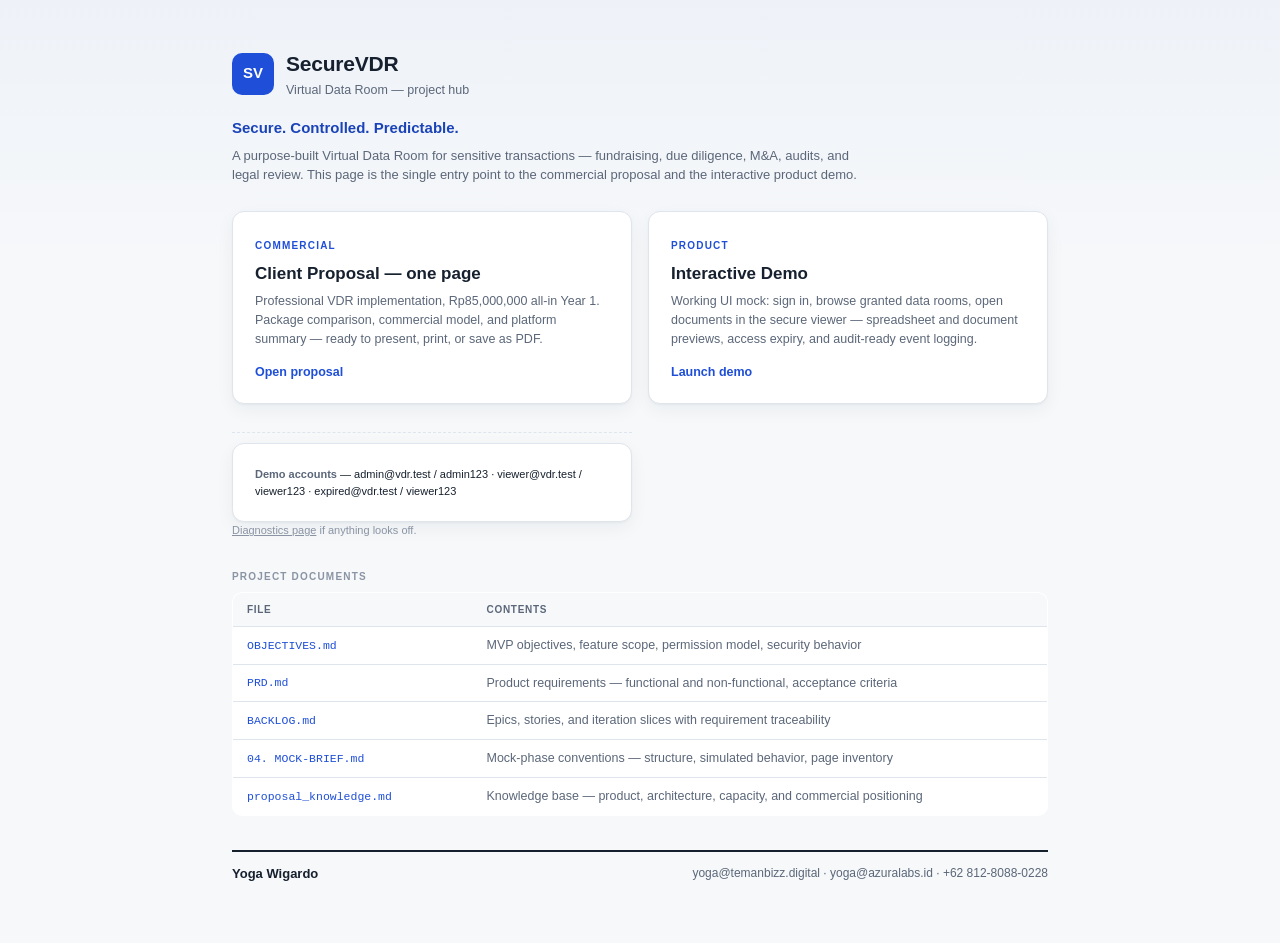
<file: index.html>
<!doctype html>
<html lang="en">
<head>
<meta charset="utf-8">
<meta name="viewport" content="width=device-width, initial-scale=1">
<title>SecureVDR — Virtual Data Room Project</title>
<style>
  :root {
    --ink: #16202e;
    --muted: #5b6779;
    --faint: #8a94a4;
    --accent: #1f4fd8;
    --accent-dark: #1a43b8;
    --accent-soft: #e8eefc;
    --border: #dfe5ec;
    --bg: #f6f8fa;
    --font: -apple-system, BlinkMacSystemFont, "Segoe UI", Roboto, Helvetica, Arial, sans-serif;
  }
  * { box-sizing: border-box; margin: 0; padding: 0; }
  body { font-family: var(--font); color: var(--ink); background: linear-gradient(180deg, #eef2f8 0%, var(--bg) 260px); font-size: 14px; line-height: 1.5; -webkit-font-smoothing: antialiased; }

  .wrap { max-width: 860px; margin: 0 auto; padding: 48px 22px 60px; }

  /* ---------- header ---------- */
  .brand { display: flex; align-items: center; gap: 12px; }
  .mark { width: 42px; height: 42px; border-radius: 10px; background: var(--accent); color: #fff; display: inline-flex; align-items: center; justify-content: center; font-weight: 800; font-size: 15px; }
  .brand h1 { font-size: 21px; letter-spacing: -.01em; }
  .brand .sub { color: var(--muted); font-size: 12.5px; margin-top: 1px; }
  .tagline { margin: 18px 0 6px; font-size: 15px; font-weight: 650; color: var(--accent-dark); }
  .intro { color: var(--muted); font-size: 13px; max-width: 640px; }

  /* ---------- primary cards ---------- */
  .cards { display: grid; grid-template-columns: 1fr 1fr; gap: 16px; margin-top: 26px; }
  .card { display: block; background: #fff; border: 1px solid var(--border); border-radius: 12px; padding: 22px; text-decoration: none; color: var(--ink); box-shadow: 0 1px 2px rgba(22,32,46,.04), 0 6px 18px rgba(22,32,46,.05); transition: border-color .12s ease, transform .12s ease; }
  .card:hover { border-color: var(--accent); transform: translateY(-2px); }
  .card .k { display: inline-block; font-size: 10px; font-weight: 700; letter-spacing: .12em; text-transform: uppercase; color: var(--accent); margin-bottom: 8px; }
  .card h2 { font-size: 17px; margin-bottom: 6px; }
  .card p { color: var(--muted); font-size: 12.5px; }
  .card .go { margin-top: 14px; font-size: 12.5px; font-weight: 650; color: var(--accent); }
  .hint { margin-top: 12px; border-top: 1px dashed var(--border); padding-top: 10px; font-size: 11px; color: var(--faint); }
  .hint b { color: var(--muted); font-weight: 650; }

  /* ---------- documents ---------- */
  .docs { margin-top: 30px; }
  .docs .sl { font-size: 10px; font-weight: 700; letter-spacing: .12em; text-transform: uppercase; color: var(--faint); margin-bottom: 8px; }
  table { width: 100%; border-collapse: collapse; background: #fff; border: 1px solid var(--border); border-radius: 10px; overflow: hidden; font-size: 12.5px; }
  th, td { border-bottom: 1px solid var(--border); padding: 9px 14px; text-align: left; }
  tr:last-child td { border-bottom: none; }
  thead th { background: var(--bg); font-size: 10px; text-transform: uppercase; letter-spacing: .07em; color: var(--muted); }
  td.n { font-family: ui-monospace, SFMono-Regular, Menlo, monospace; font-size: 11.5px; color: var(--accent); width: 240px; }
  td.n a { color: var(--accent); text-decoration: none; }
  td.n a:hover { text-decoration: underline; }
  td.d { color: var(--muted); }

  footer { margin-top: 34px; border-top: 2px solid var(--ink); padding-top: 12px; display: flex; justify-content: space-between; gap: 16px; align-items: center; flex-wrap: wrap; }
  footer .who { font-weight: 700; font-size: 13px; }
  footer .cnt { color: var(--muted); font-size: 12px; }

  @media (max-width: 700px) {
    .cards { grid-template-columns: 1fr; }
    td.n { width: auto; }
  }
</style>
</head>
<body>

<div class="wrap">

  <header>
    <div class="brand">
      <span class="mark">SV</span>
      <div>
        <h1>SecureVDR</h1>
        <div class="sub">Virtual Data Room — project hub</div>
      </div>
    </div>
    <p class="tagline">Secure. Controlled. Predictable.</p>
    <p class="intro">A purpose-built Virtual Data Room for sensitive transactions — fundraising, due diligence, M&amp;A, audits, and legal review. This page is the single entry point to the commercial proposal and the interactive product demo.</p>
  </header>

  <div class="cards">
    <a class="card" href="proposal.html">
      <span class="k">Commercial</span>
      <h2>Client Proposal — one page</h2>
      <p>Professional VDR implementation, Rp85,000,000 all-in Year 1. Package comparison, commercial model, and platform summary — ready to present, print, or save as PDF.</p>
      <div class="go">Open proposal</div>
    </a>
    <a class="card" href="mock/login/index.html">
      <span class="k">Product</span>
      <h2>Interactive Demo</h2>
      <p>Working UI mock: sign in, browse granted data rooms, open documents in the secure viewer — spreadsheet and document previews, access expiry, and audit-ready event logging.</p>
      <div class="go">Launch demo</div>
      <div class="hint">
        <b>Demo accounts</b> — admin@vdr.test / admin123 · viewer@vdr.test / viewer123 · expired@vdr.test / viewer123<br>
        <a href="mock/diag/index.html" style="color:inherit">Diagnostics page</a> if anything looks off.
      </div>
    </a>
  </div>

  <div class="docs">
    <div class="sl">Project Documents</div>
    <table>
      <thead>
        <tr><th>File</th><th>Contents</th></tr>
      </thead>
      <tbody>
        <tr><td class="n"><a href="OBJECTIVES.md">OBJECTIVES.md</a></td><td class="d">MVP objectives, feature scope, permission model, security behavior</td></tr>
        <tr><td class="n"><a href="PRD.md">PRD.md</a></td><td class="d">Product requirements — functional and non-functional, acceptance criteria</td></tr>
        <tr><td class="n"><a href="BACKLOG.md">BACKLOG.md</a></td><td class="d">Epics, stories, and iteration slices with requirement traceability</td></tr>
        <tr><td class="n"><a href="04.%20MOCK-BRIEF.md">04. MOCK-BRIEF.md</a></td><td class="d">Mock-phase conventions — structure, simulated behavior, page inventory</td></tr>
        <tr><td class="n"><a href="proposal_knowledge.md">proposal_knowledge.md</a></td><td class="d">Knowledge base — product, architecture, capacity, and commercial positioning</td></tr>
      </tbody>
    </table>
  </div>

  <footer>
    <div class="who">Yoga Wigardo</div>
    <div class="cnt">yoga@temanbizz.digital · yoga@azuralabs.id · +62 812-8088-0228</div>
  </footer>

</div>

</body>
</html>
</file>
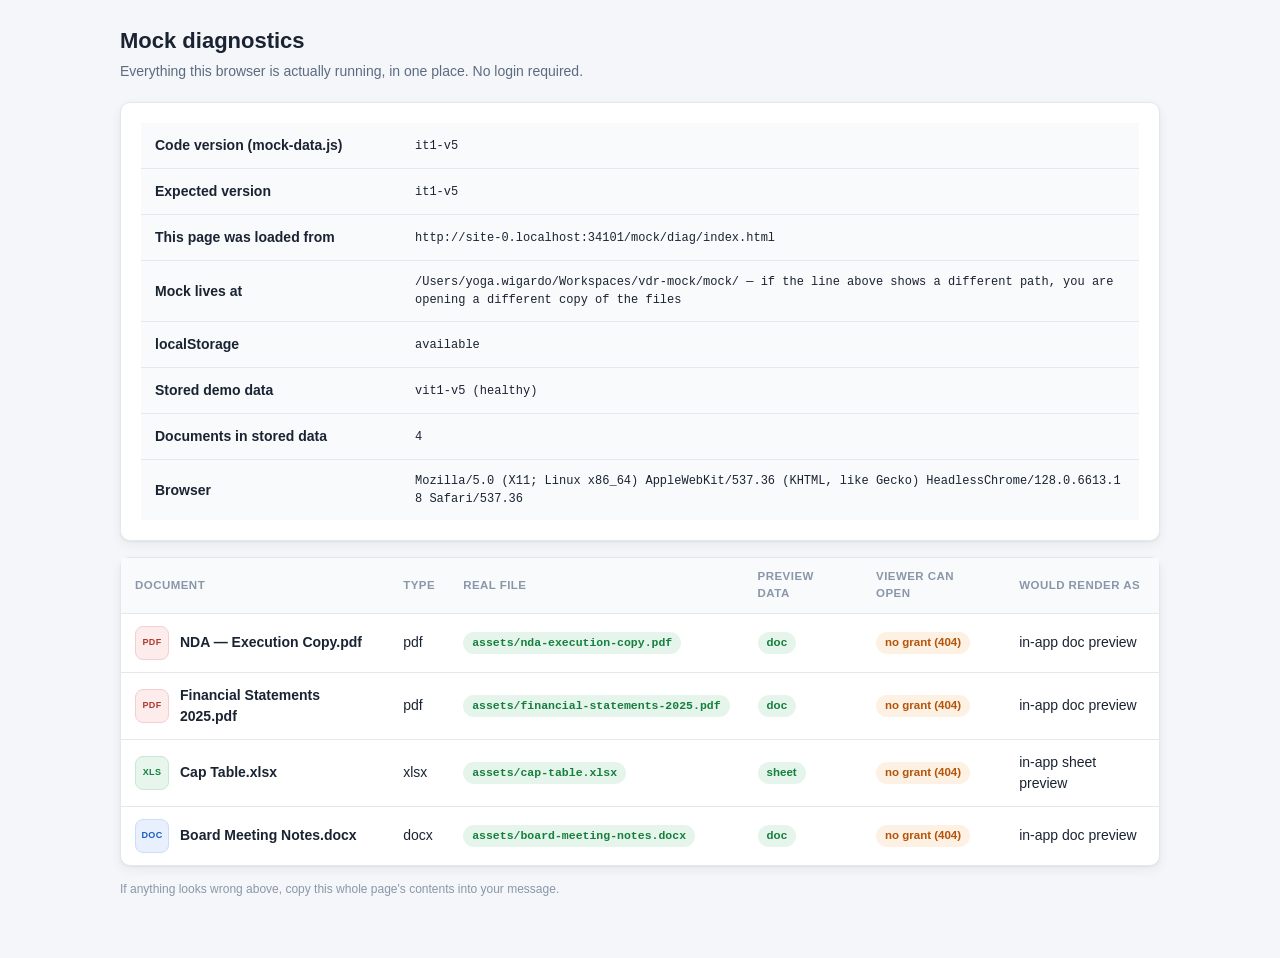
<file: mock/diag/index.html>
<!doctype html>
<html lang="en">
<head>
  <meta charset="utf-8">
  <meta name="viewport" content="width=device-width, initial-scale=1">
  <title>Diagnostics · SecureVDR</title>
  <link rel="stylesheet" href="../_shared/base.css">
  <link rel="stylesheet" href="style.css">
</head>
<body>
  <main class="container">
    <div class="page-head">
      <div>
        <h1>Mock diagnostics</h1>
        <div class="sub">Everything this browser is actually running, in one place. No login required.</div>
      </div>
    </div>

    <div class="card card-pad">
      <table class="table diag-table">
        <tbody id="summary"></tbody>
      </table>
    </div>

    <div class="card" style="margin-top: 16px">
      <table class="table">
        <thead>
          <tr>
            <th>Document</th>
            <th>Type</th>
            <th>Real file</th>
            <th>Preview data</th>
            <th>Viewer can open</th>
            <th>Would render as</th>
          </tr>
        </thead>
        <tbody id="rows"></tbody>
      </table>
    </div>

    <p class="diag-note">If anything looks wrong above, copy this whole page's contents into your message.</p>
  </main>

  <script src="../_shared/mock-data.js?v=6"></script>
  <script src="../_shared/mock-helpers.js?v=6"></script>
  <script src="script.js?v=6"></script>
</body>
</html>
</file>
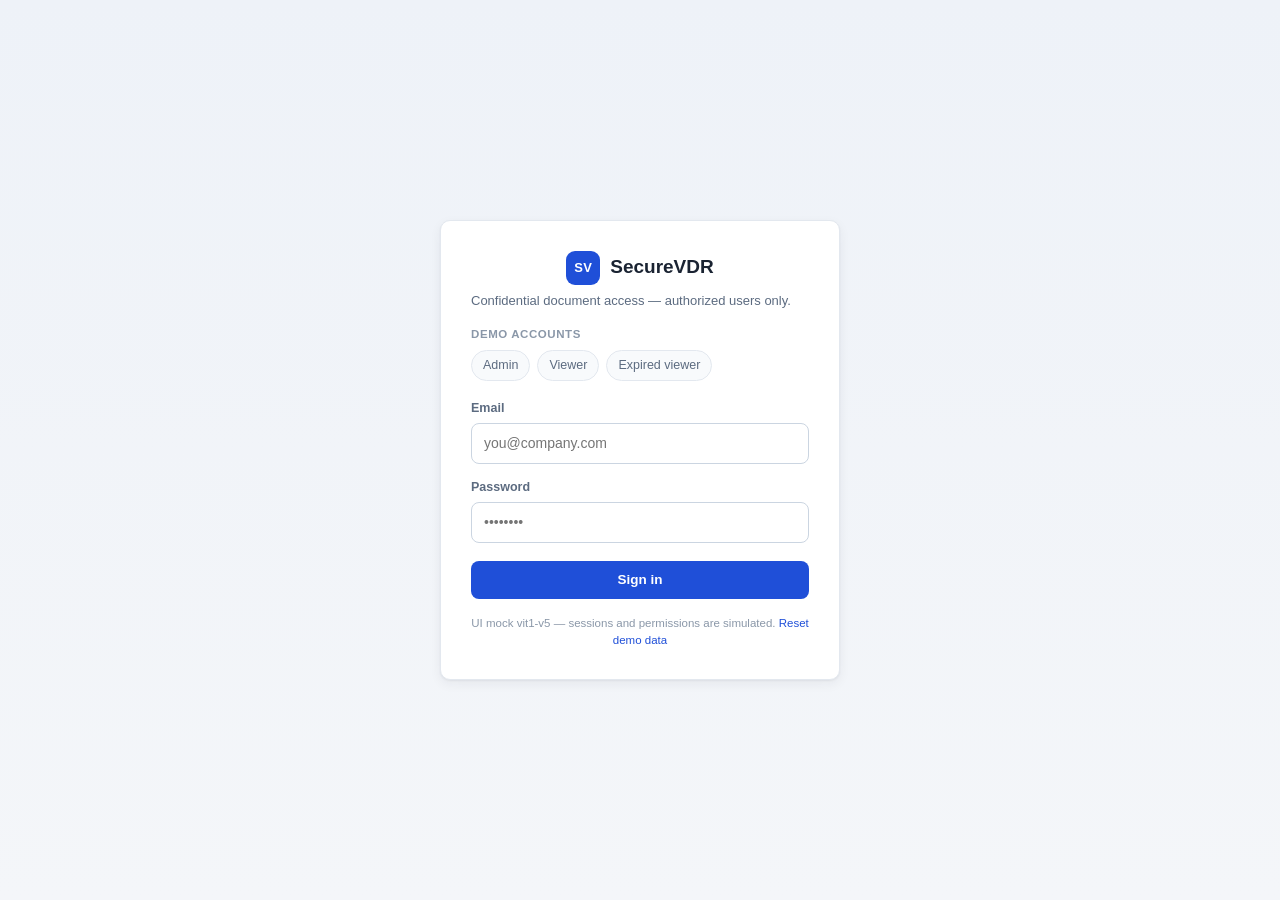
<file: mock/login/index.html>
<!doctype html>
<html lang="en">
<head>
  <meta charset="utf-8">
  <meta name="viewport" content="width=device-width, initial-scale=1">
  <title>Sign in · SecureVDR</title>
  <link rel="stylesheet" href="../_shared/base.css?v=6">
  <link rel="stylesheet" href="style.css?v=6">
</head>
<body class="auth-body">
  <main class="auth-wrap">
    <div class="card auth-card">
      <div class="brand-lg"><span class="brand-mark">SV</span>SecureVDR</div>
      <p class="auth-sub">Confidential document access — authorized users only.</p>

      <div class="demo-chips-label">Demo accounts</div>
      <div class="demo-chips">
        <button type="button" class="chip" data-email="admin@vdr.test" data-password="admin123">Admin</button>
        <button type="button" class="chip" data-email="viewer@vdr.test" data-password="viewer123">Viewer</button>
        <button type="button" class="chip" data-email="expired@vdr.test" data-password="viewer123">Expired viewer</button>
      </div>

      <form id="login-form" novalidate>
        <label class="field">
          <span>Email</span>
          <input type="email" id="email" autocomplete="username" placeholder="you@company.com" required>
        </label>
        <label class="field">
          <span>Password</span>
          <input type="password" id="password" autocomplete="current-password" placeholder="••••••••" required>
        </label>
        <div class="form-error" id="form-error" hidden></div>
        <button class="btn btn-primary btn-block" type="submit" id="login-btn">Sign in</button>
      </form>

      <p class="auth-foot">UI mock <span id="mock-ver"></span> — sessions and permissions are simulated. <a href="#" id="reset-data">Reset demo data</a></p>
    </div>
  </main>

  <script src="../_shared/mock-data.js?v=6"></script>
  <script src="../_shared/mock-helpers.js?v=6"></script>
  <script src="script.js?v=6"></script>
</body>
</html>
</file>
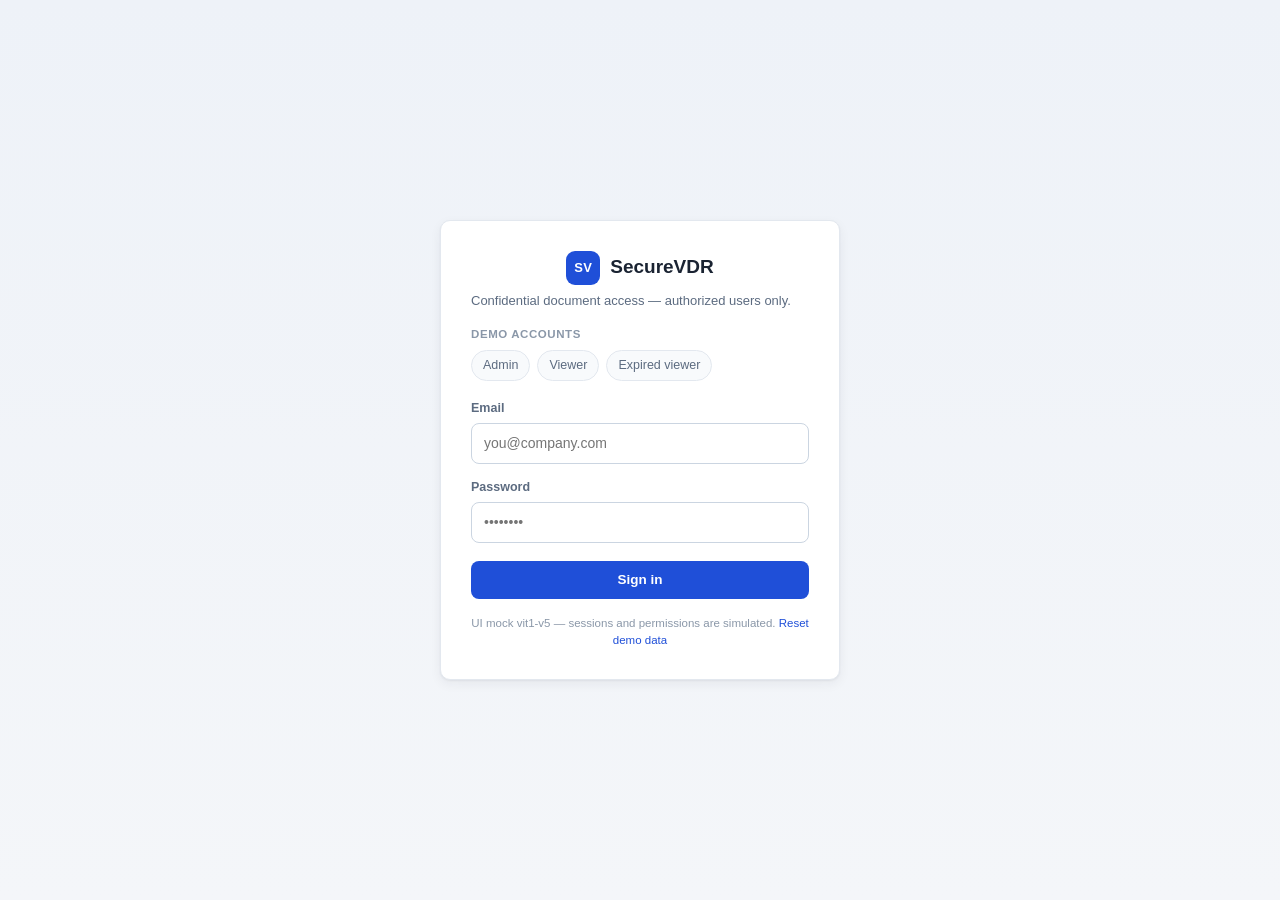
<file: mock/room-detail/index.html>
<!doctype html>
<html lang="en">
<head>
  <meta charset="utf-8">
  <meta name="viewport" content="width=device-width, initial-scale=1">
  <title>Data Room · SecureVDR</title>
  <link rel="stylesheet" href="../_shared/base.css?v=6">
  <link rel="stylesheet" href="style.css?v=6">
</head>
<body>
  <header class="topbar" id="vdr-topbar"></header>

  <main class="container">
    <div id="error-state" class="card" hidden>
      <div class="state-block">
        <div class="ic" data-icon="blocked"></div>
        <h2>Room not found</h2>
        <p>This data room doesn't exist, or your account doesn't have access to it.</p>
        <a class="btn btn-secondary" href="../rooms/index.html">Back to rooms</a>
      </div>
    </div>

    <div id="room-layout" hidden>
      <div class="breadcrumb" id="breadcrumb"></div>

      <div class="page-head">
        <div>
          <h1 id="room-name">Data room</h1>
          <div class="sub" id="room-sub"></div>
        </div>
        <div class="actions" id="room-badges"></div>
      </div>

      <div class="room-layout-grid">
        <aside class="card folder-panel" id="folder-panel"></aside>
        <section class="card doc-panel">
          <table class="table">
            <thead>
              <tr>
                <th>Document</th>
                <th class="col-updated">Updated</th>
                <th class="col-size">Size</th>
                <th class="col-open"></th>
              </tr>
            </thead>
            <tbody id="doc-rows"></tbody>
          </table>
          <div id="folder-empty" class="state-block" hidden>
            <div class="ic" data-icon="folder"></div>
            <h2>No documents here</h2>
            <p>This folder doesn't contain any documents yet.</p>
          </div>
        </section>
      </div>
    </div>
  </main>

  <script src="../_shared/mock-data.js?v=6"></script>
  <script src="../_shared/mock-helpers.js?v=6"></script>
  <script src="script.js?v=6"></script>
</body>
</html>
</file>
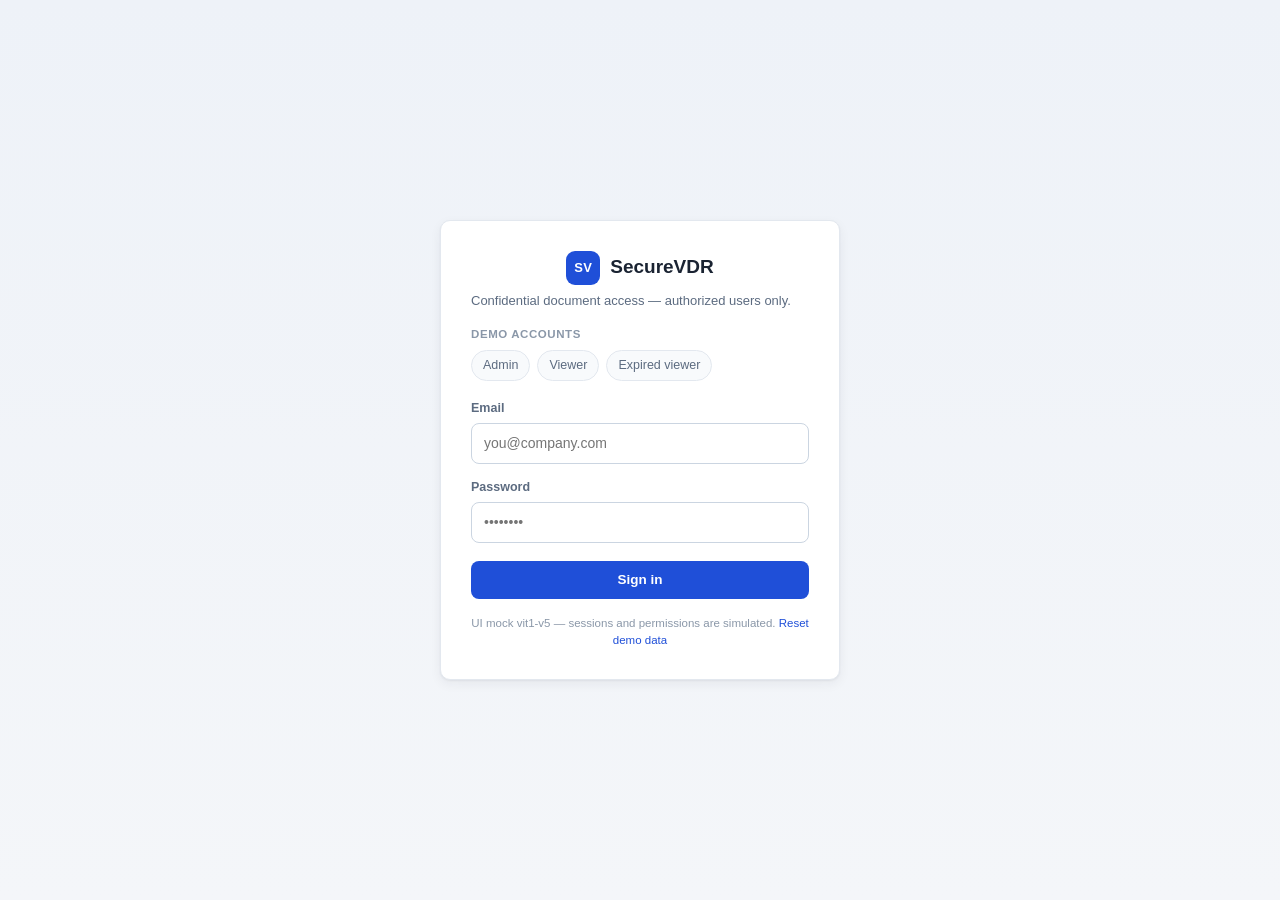
<file: mock/rooms/index.html>
<!doctype html>
<html lang="en">
<head>
  <meta charset="utf-8">
  <meta name="viewport" content="width=device-width, initial-scale=1">
  <title>Data Rooms · SecureVDR</title>
  <link rel="stylesheet" href="../_shared/base.css?v=6">
  <link rel="stylesheet" href="style.css?v=6">
</head>
<body>
  <header class="topbar" id="vdr-topbar"></header>

  <main class="container">
    <div class="page-head">
      <div>
        <h1 id="greeting">Data rooms</h1>
        <div class="sub" id="greeting-sub"></div>
      </div>
    </div>

    <div class="cards-grid" id="rooms-grid"></div>

    <div class="card" id="empty-state" hidden>
      <div class="state-block">
        <div class="ic" data-icon="lock"></div>
        <h2>No data rooms available</h2>
        <p id="empty-msg">
          Your account doesn't currently have access to any data room.
          Your administrator will grant access when a room is shared with you.
        </p>
      </div>
    </div>
  </main>

  <script src="../_shared/mock-data.js?v=6"></script>
  <script src="../_shared/mock-helpers.js?v=6"></script>
  <script src="script.js?v=6"></script>
</body>
</html>
</file>
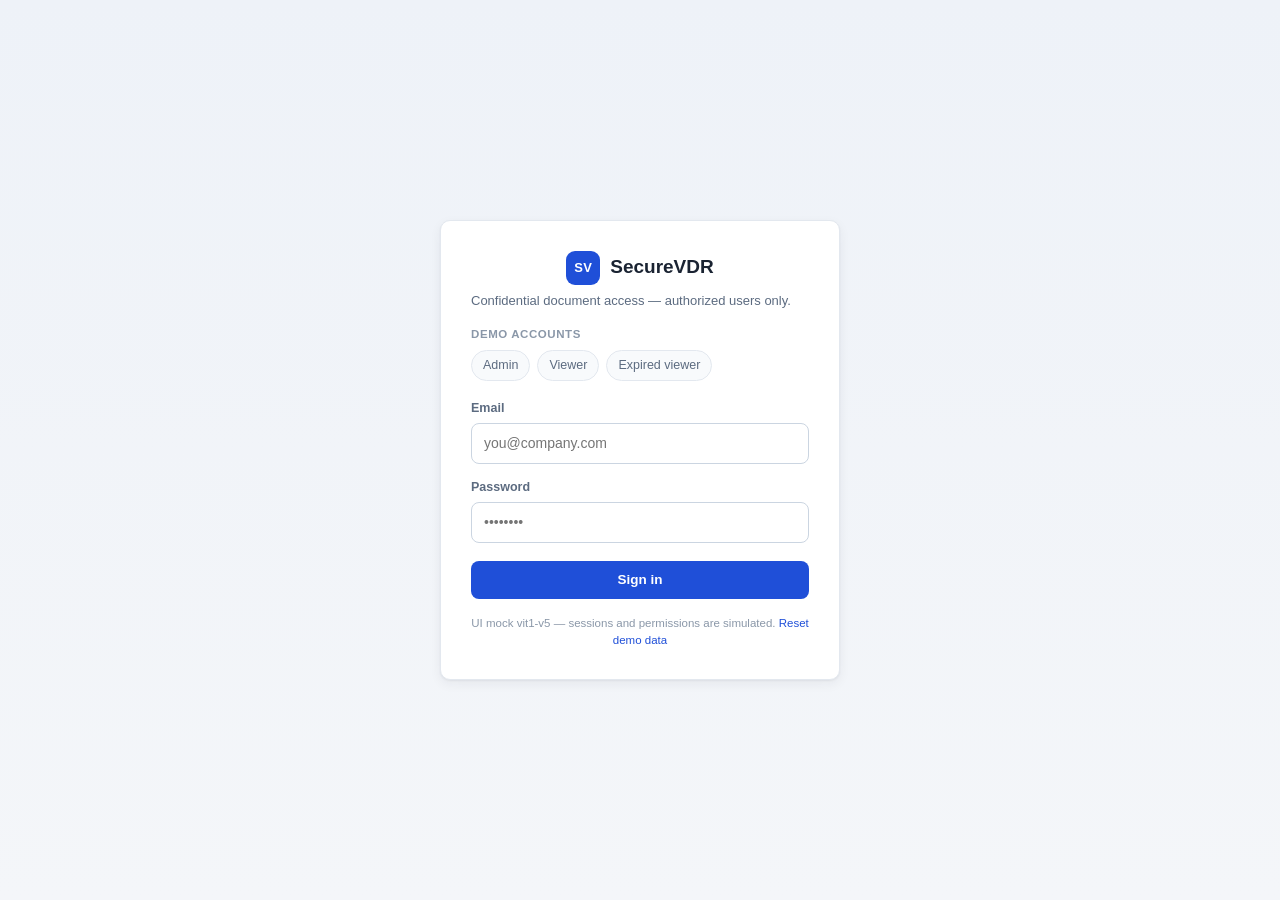
<file: mock/viewer/index.html>
<!doctype html>
<html lang="en">
<head>
  <meta charset="utf-8">
  <meta name="viewport" content="width=device-width, initial-scale=1">
  <title>Secure Viewer · SecureVDR</title>
  <link rel="stylesheet" href="../_shared/base.css?v=6">
  <link rel="stylesheet" href="style.css?v=6">
</head>
<body class="viewer-body">
  <header class="topbar" id="vdr-topbar"></header>

  <div id="viewer-shell" hidden>
    <div class="doc-head">
      <a class="btn btn-ghost btn-sm" href="#" id="back-link">Back to room</a>
      <div class="doc-id">
        <h1 id="doc-name">Document</h1>
        <div class="doc-meta" id="doc-meta"></div>
      </div>
      <div class="doc-head-right">
        <span class="badge badge-info" id="doc-room-badge"></span>
        <span class="badge badge-warn">View-only</span>
        <a class="btn btn-secondary btn-sm" id="open-tab" target="_blank" rel="noopener" hidden>Open in new tab</a>
        <div class="viewer-chip" id="viewer-chip"></div>
      </div>
    </div>

    <div class="doc-stage">
      <div id="doc-loading" class="stage-note">
        <span class="spinner"></span>
        <p>Authorizing and loading document…</p>
      </div>
      <div id="doc-content" hidden></div>
      <div id="preview-none" class="stage-note" hidden>
        <div class="ic" data-icon="document"></div>
        <h2>Preview not available</h2>
        <p id="preview-none-msg">This file type can't be previewed yet. Contact your administrator if you need access to the content.</p>
        <p class="preview-debug" id="preview-debug"></p>
      </div>
    </div>
  </div>

  <div id="denied-state" class="container" hidden>
    <div class="card">
      <div class="state-block">
        <div class="ic" id="denied-ic" data-icon="blocked"></div>
        <h2 id="denied-title">Access denied</h2>
        <p id="denied-msg">You don't have access to this document.</p>
        <a class="btn btn-secondary" href="../rooms/index.html">Back to rooms</a>
      </div>
    </div>
  </div>

  <script src="../_shared/mock-data.js?v=6"></script>
  <script src="../_shared/mock-helpers.js?v=6"></script>
  <script src="script.js?v=6"></script>
</body>
</html>
</file>
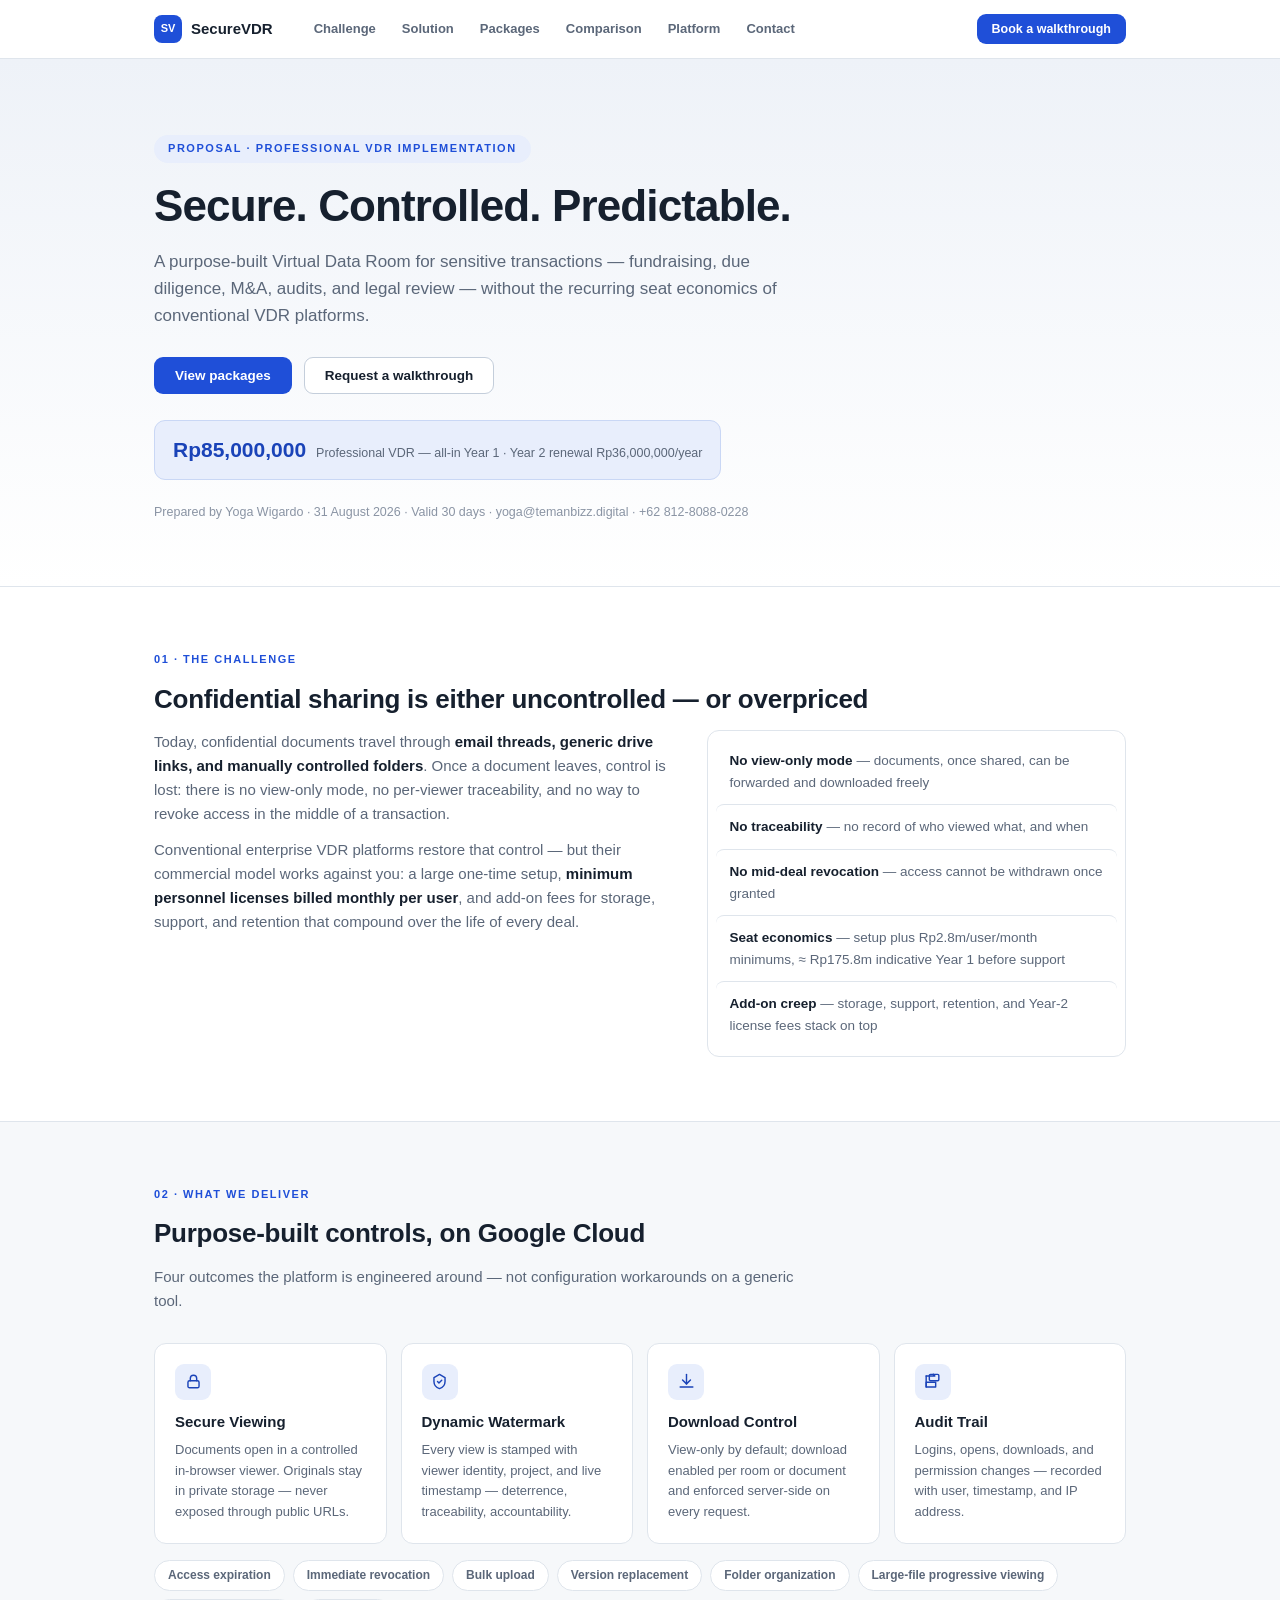
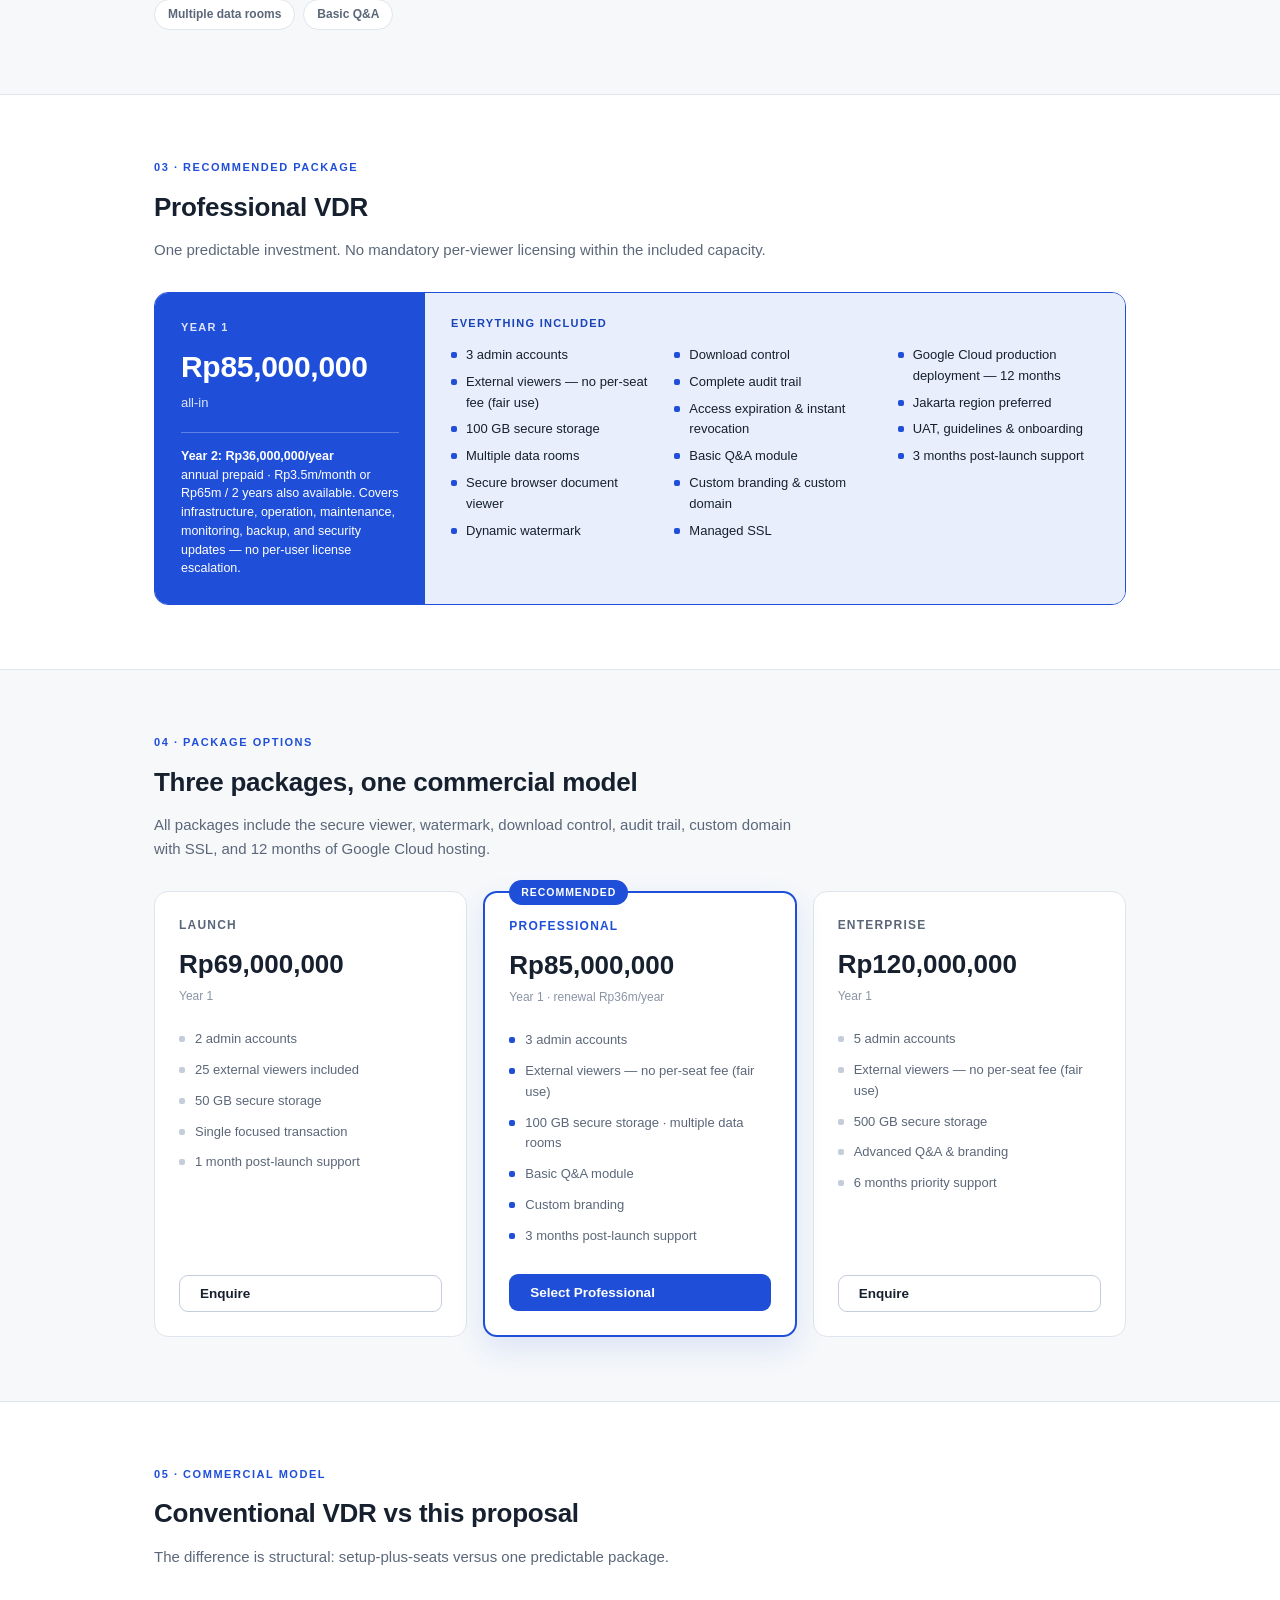
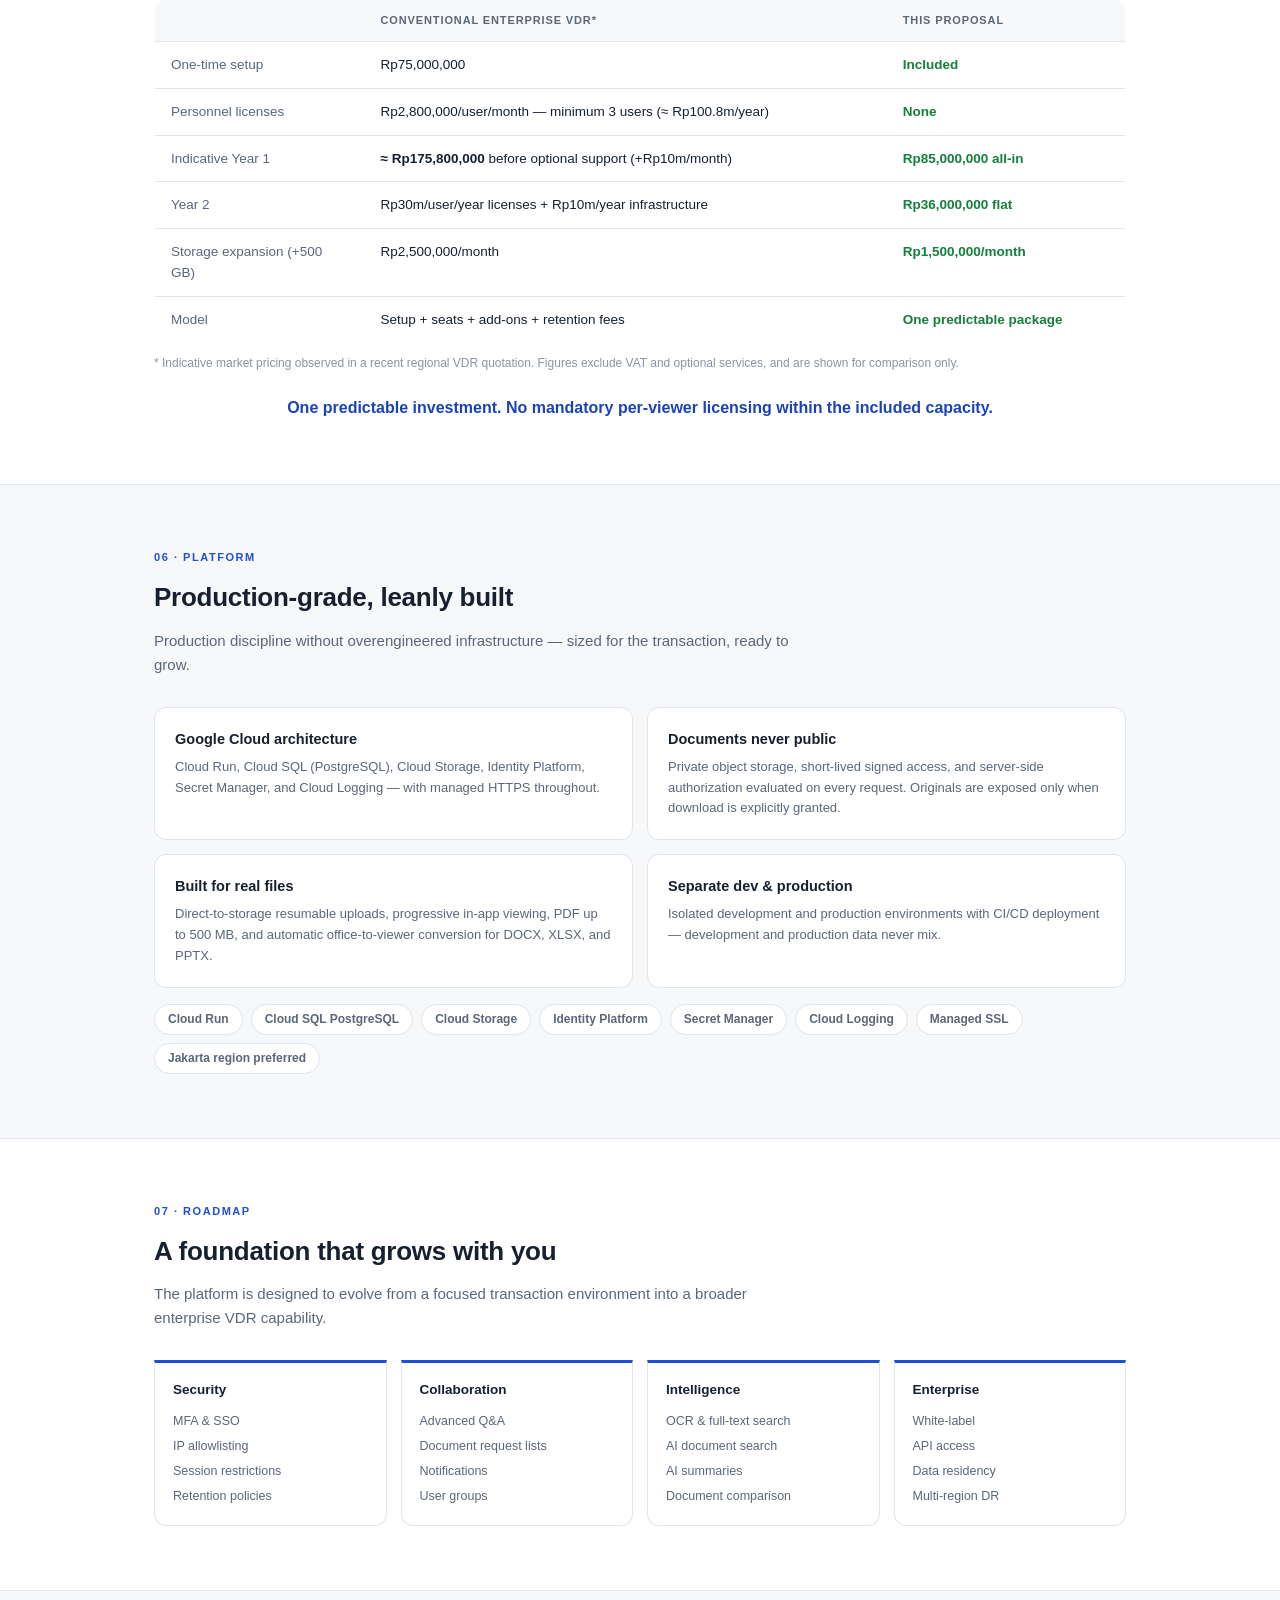
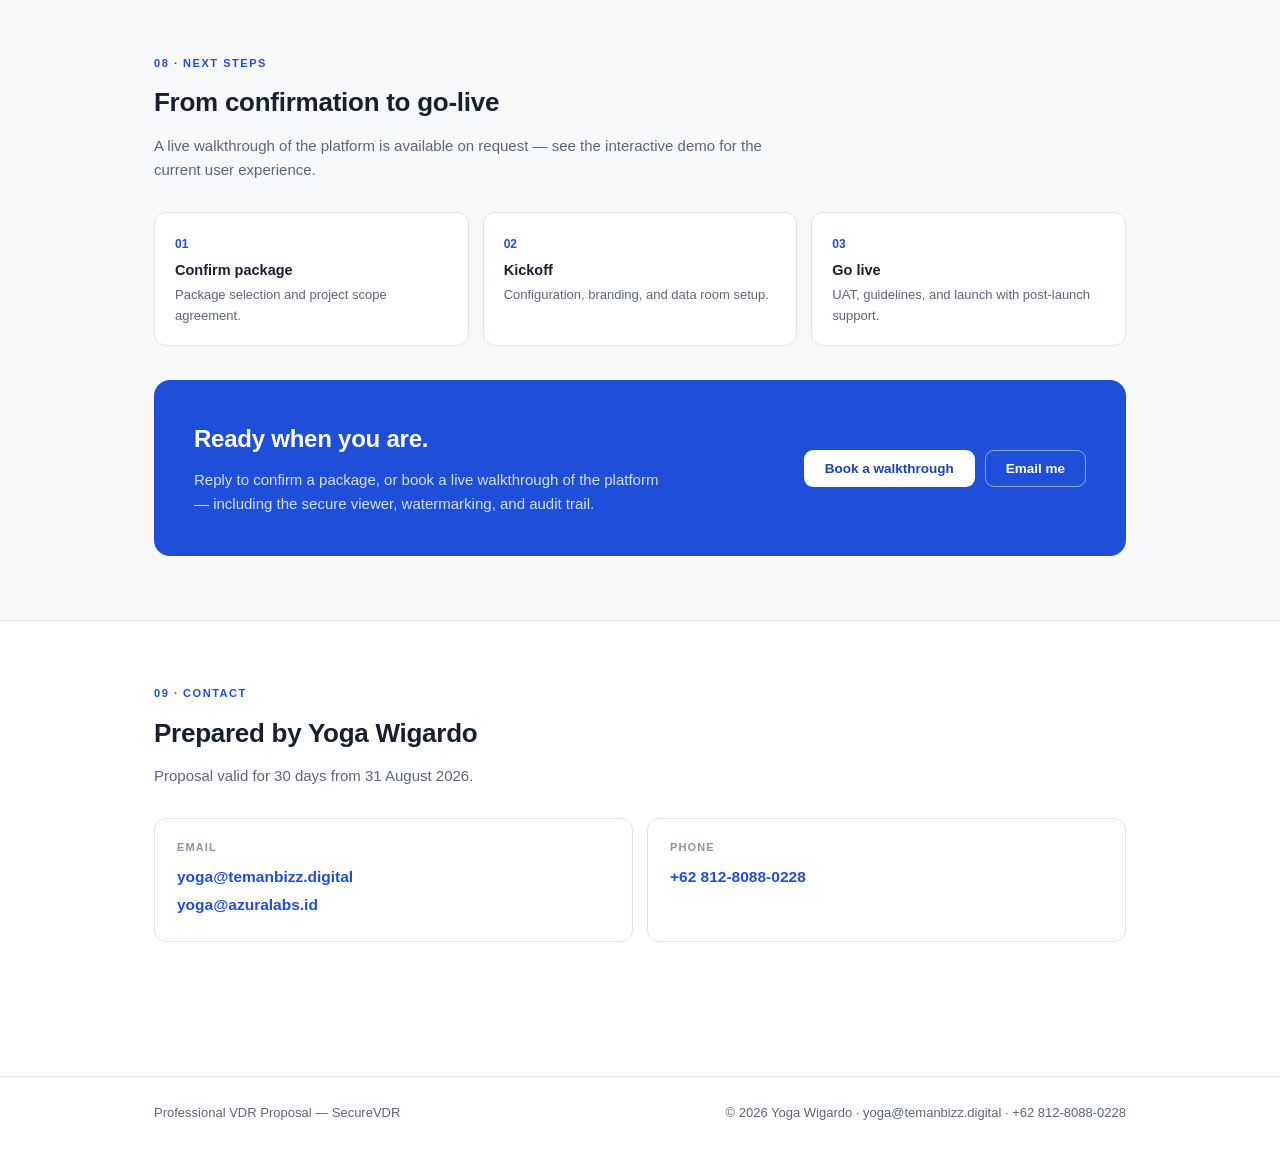
<file: 05. PROPOSAL.html>
<!doctype html>
<html lang="en">
<head>
<meta charset="utf-8">
<meta name="viewport" content="width=device-width, initial-scale=1">
<title>Professional VDR — Secure. Controlled. Predictable. · Yoga Wigardo</title>
<meta name="description" content="A purpose-built Virtual Data Room for sensitive transactions — without the recurring seat economics of conventional VDR platforms.">
<style>
  :root {
    --ink: #16202e;
    --muted: #5b6779;
    --faint: #8a94a4;
    --accent: #1f4fd8;
    --accent-dark: #1a43b8;
    --accent-soft: #e8eefc;
    --border: #dfe5ec;
    --bg: #f6f8fa;
    --good: #157f3d;
    --good-soft: #e6f5eb;
    --font: -apple-system, BlinkMacSystemFont, "Segoe UI", Roboto, Helvetica, Arial, sans-serif;
  }
  * { box-sizing: border-box; margin: 0; padding: 0; }
  html { scroll-behavior: smooth; }
  body { font-family: var(--font); color: var(--ink); background: #fff; font-size: 15px; line-height: 1.6; -webkit-font-smoothing: antialiased; }
  a { color: var(--accent); }
  .wrap { max-width: 1020px; margin: 0 auto; padding: 0 24px; }

  /* ---------- topbar ---------- */
  .topbar { position: sticky; top: 0; z-index: 50; background: rgba(255,255,255,.92); backdrop-filter: blur(8px); border-bottom: 1px solid var(--border); }
  .topbar .in { max-width: 1020px; margin: 0 auto; padding: 0 24px; height: 58px; display: flex; align-items: center; gap: 22px; }
  .brand { display: flex; align-items: center; gap: 9px; font-weight: 700; font-size: 15px; color: var(--ink); text-decoration: none; }
  .mark { width: 28px; height: 28px; border-radius: 8px; background: var(--accent); color: #fff; display: inline-flex; align-items: center; justify-content: center; font-weight: 800; font-size: 11px; }
  .nav { display: flex; gap: 4px; margin-left: 8px; }
  .nav a { padding: 6px 11px; border-radius: 8px; font-size: 13px; font-weight: 550; color: var(--muted); text-decoration: none; }
  .nav a:hover { color: var(--ink); background: var(--bg); }
  .topbar .sp { flex: 1; }

  .btn { display: inline-flex; align-items: center; gap: 8px; padding: 10px 20px; border-radius: 9px; font: 650 13.5px var(--font); text-decoration: none; border: 1px solid transparent; cursor: pointer; transition: background .12s ease; }
  .btn-p { background: var(--accent); color: #fff; }
  .btn-p:hover { background: var(--accent-dark); }
  .btn-s { background: #fff; color: var(--ink); border-color: #c4cedb; }
  .btn-s:hover { background: var(--bg); }
  .btn-sm { padding: 7px 14px; font-size: 12.5px; }

  /* ---------- hero ---------- */
  .hero { padding: 76px 0 64px; background: linear-gradient(180deg, #eef2f8 0%, #fff 100%); border-bottom: 1px solid var(--border); }
  .kicker { display: inline-block; font-size: 11px; font-weight: 700; letter-spacing: .14em; text-transform: uppercase; color: var(--accent); background: var(--accent-soft); border-radius: 999px; padding: 5px 14px; margin-bottom: 18px; }
  h1 { font-size: clamp(30px, 5vw, 44px); line-height: 1.12; letter-spacing: -.02em; max-width: 720px; }
  .hero p.lead { margin: 18px 0 0; font-size: 17px; color: var(--muted); max-width: 640px; }
  .hero-cta { display: flex; gap: 12px; margin-top: 28px; flex-wrap: wrap; }
  .price-chip { display: inline-flex; align-items: baseline; gap: 10px; margin-top: 26px; padding: 12px 18px; border: 1px solid #c9d7f5; background: var(--accent-soft); border-radius: 11px; }
  .price-chip .pv { font-size: 21px; font-weight: 750; color: var(--accent-dark); }
  .price-chip .pl { font-size: 12.5px; color: var(--muted); }
  .hero-meta { margin-top: 22px; font-size: 12.5px; color: var(--faint); }

  /* ---------- sections ---------- */
  section { padding: 64px 0; }
  section.alt { background: var(--bg); border-top: 1px solid var(--border); border-bottom: 1px solid var(--border); }
  .sl { font-size: 11px; font-weight: 700; letter-spacing: .14em; text-transform: uppercase; color: var(--accent); margin-bottom: 10px; }
  h2 { font-size: 26px; letter-spacing: -.01em; margin-bottom: 10px; }
  .sub { color: var(--muted); max-width: 640px; margin-bottom: 30px; }

  .two-col { display: grid; grid-template-columns: 1.1fr .9fr; gap: 40px; align-items: start; }
  .two-col p { color: var(--muted); }
  .two-col p b { color: var(--ink); }
  .pains { list-style: none; border: 1px solid var(--border); border-radius: 12px; background: #fff; padding: 8px; }
  .pains li { padding: 11px 14px; font-size: 13.5px; color: var(--muted); border-radius: 8px; }
  .pains li + li { border-top: 1px solid var(--border); }
  .pains li b { color: var(--ink); font-weight: 650; }

  /* ---------- feature cards ---------- */
  .grid4 { display: grid; grid-template-columns: repeat(4, 1fr); gap: 14px; }
  .fc { border: 1px solid var(--border); border-radius: 12px; padding: 20px; background: #fff; }
  .fc h3 { font-size: 15px; margin: 10px 0 6px; }
  .fc p { font-size: 13px; color: var(--muted); }
  .fic { width: 36px; height: 36px; border-radius: 9px; background: var(--accent-soft); color: var(--accent-dark); display: inline-flex; align-items: center; justify-content: center; }
  .fic svg { width: 19px; height: 19px; }
  .strip { margin-top: 16px; display: flex; flex-wrap: wrap; gap: 8px; }
  .strip span { font-size: 12px; font-weight: 550; color: var(--muted); border: 1px solid var(--border); background: #fff; border-radius: 999px; padding: 5px 13px; }

  /* ---------- package band ---------- */
  .band { display: flex; border-radius: 14px; overflow: hidden; border: 1px solid var(--accent); background: #fff; }
  .band .price { flex: none; width: 270px; background: var(--accent); color: #fff; padding: 26px; }
  .band .price .pl { font-size: 11px; font-weight: 700; letter-spacing: .12em; text-transform: uppercase; opacity: .85; }
  .band .price .pv { font-size: 30px; font-weight: 750; margin-top: 6px; letter-spacing: -.01em; }
  .band .price .pm { font-size: 13px; opacity: .85; margin-top: 2px; }
  .band .price .y2 { margin-top: 18px; padding-top: 14px; border-top: 1px solid rgba(255,255,255,.28); font-size: 12.5px; line-height: 1.5; }
  .band .inc { flex: 1; background: var(--accent-soft); padding: 22px 26px; }
  .band .inc .t { font-size: 11px; font-weight: 700; letter-spacing: .12em; text-transform: uppercase; color: var(--accent-dark); margin-bottom: 12px; }
  .band .inc ul { list-style: none; columns: 3; column-gap: 22px; font-size: 13px; }
  .band .inc li { break-inside: avoid; padding-left: 15px; position: relative; margin-bottom: 6px; }
  .band .inc li::before { content: ""; position: absolute; left: 0; top: 7px; width: 6px; height: 6px; border-radius: 2px; background: var(--accent); }

  /* ---------- pricing cards ---------- */
  .tiers { display: grid; grid-template-columns: repeat(3, 1fr); gap: 16px; align-items: stretch; }
  .tier { border: 1px solid var(--border); border-radius: 14px; background: #fff; padding: 24px; display: flex; flex-direction: column; }
  .tier .tn { font-size: 12px; font-weight: 700; letter-spacing: .1em; text-transform: uppercase; color: var(--muted); }
  .tier .tp { font-size: 26px; font-weight: 750; margin-top: 8px; }
  .tier .tm { font-size: 12px; color: var(--faint); margin-top: 2px; }
  .tier ul { list-style: none; margin: 18px 0 22px; flex: 1; }
  .tier li { font-size: 13px; color: var(--muted); padding: 5px 0 5px 16px; position: relative; }
  .tier li::before { content: ""; position: absolute; left: 0; top: 12px; width: 6px; height: 6px; border-radius: 2px; background: #c4cedb; }
  .tier.pro { border: 2px solid var(--accent); box-shadow: 0 12px 30px rgba(31,79,216,.12); position: relative; }
  .tier.pro .tn { color: var(--accent); }
  .tier.pro li::before { background: var(--accent); }
  .tier .rec { position: absolute; top: -13px; left: 24px; background: var(--accent); color: #fff; font-size: 10.5px; font-weight: 700; letter-spacing: .09em; text-transform: uppercase; border-radius: 999px; padding: 4px 12px; }

  /* ---------- tables ---------- */
  table { width: 100%; border-collapse: collapse; background: #fff; font-size: 13.5px; border: 1px solid var(--border); border-radius: 12px; overflow: hidden; }
  th, td { border-bottom: 1px solid var(--border); padding: 12px 16px; text-align: left; vertical-align: top; }
  thead th { background: var(--bg); font-size: 11px; text-transform: uppercase; letter-spacing: .08em; color: var(--muted); }
  tr:last-child td { border-bottom: none; }
  td.f { color: var(--muted); width: 210px; }
  .win { color: var(--good); font-weight: 650; }
  .fn { font-size: 12px; color: var(--faint); margin-top: 10px; }
  .pitch { margin-top: 22px; text-align: center; font-size: 16px; font-weight: 650; color: var(--accent-dark); }

  /* ---------- platform ---------- */
  .grid2 { display: grid; grid-template-columns: 1fr 1fr; gap: 14px; }
  .pc { border: 1px solid var(--border); border-radius: 12px; padding: 20px; background: #fff; }
  .pc h3 { font-size: 14.5px; margin-bottom: 6px; }
  .pc p { font-size: 13px; color: var(--muted); }
  .chips { display: flex; flex-wrap: wrap; gap: 8px; margin-top: 16px; }
  .chips span { font-size: 12px; font-weight: 600; color: var(--muted); background: #fff; border: 1px solid var(--border); border-radius: 999px; padding: 5px 13px; }

  /* ---------- roadmap ---------- */
  .grid4b { display: grid; grid-template-columns: repeat(4, 1fr); gap: 14px; }
  .rm { border-top: 3px solid var(--accent); background: #fff; border: 1px solid var(--border); border-top: 3px solid var(--accent); border-radius: 0 0 12px 12px; padding: 16px 18px; }
  .rm h3 { font-size: 13.5px; margin-bottom: 8px; }
  .rm ul { list-style: none; }
  .rm li { font-size: 12.5px; color: var(--muted); padding: 2.5px 0; }

  /* ---------- steps + cta ---------- */
  .steps { display: grid; grid-template-columns: repeat(3, 1fr); gap: 14px; margin-bottom: 34px; }
  .step { border: 1px solid var(--border); border-radius: 12px; padding: 18px 20px; background: #fff; }
  .step .n { font-size: 12px; font-weight: 750; color: var(--accent); }
  .step h3 { font-size: 14.5px; margin: 4px 0 3px; }
  .step p { font-size: 13px; color: var(--muted); }
  .cta-band { background: var(--accent); border-radius: 16px; color: #fff; padding: 40px; display: flex; align-items: center; justify-content: space-between; gap: 26px; flex-wrap: wrap; }
  .cta-band h2 { color: #fff; font-size: 24px; }
  .cta-band p { color: rgba(255,255,255,.82); margin-top: 6px; max-width: 480px; }
  .cta-band .btn-w { background: #fff; color: var(--accent-dark); }
  .cta-band .btn-w:hover { background: var(--accent-soft); }
  .cta-band .btn-o { background: transparent; color: #fff; border-color: rgba(255,255,255,.5); }
  .cta-band .btn-o:hover { background: rgba(255,255,255,.1); }

  /* ---------- contact / footer ---------- */
  .contact { display: grid; grid-template-columns: 1fr 1fr; gap: 14px; }
  .cc { border: 1px solid var(--border); border-radius: 12px; padding: 20px 22px; background: #fff; }
  .cc .l { font-size: 11px; font-weight: 700; letter-spacing: .1em; text-transform: uppercase; color: var(--faint); margin-bottom: 8px; }
  .cc a.big { display: block; font-size: 15.5px; font-weight: 650; text-decoration: none; margin: 3px 0; }
  .cc a.big:hover { text-decoration: underline; }
  footer { border-top: 1px solid var(--border); margin-top: 70px; padding: 26px 0 40px; }
  footer .in { display: flex; justify-content: space-between; gap: 16px; flex-wrap: wrap; font-size: 13px; color: var(--muted); }

  .resp { display: none; }
  @media (max-width: 900px) {
    .grid4, .grid4b { grid-template-columns: 1fr 1fr; }
    .two-col, .grid2, .contact { grid-template-columns: 1fr; }
    .tiers { grid-template-columns: 1fr; }
    .band { flex-direction: column; }
    .band .price { width: auto; }
    .band .inc ul { columns: 2; }
    .nav { display: none; }
  }
  @media (max-width: 560px) {
    .grid4, .grid4b, .steps { grid-template-columns: 1fr; }
    .band .inc ul { columns: 1; }
  }
</style>
</head>
<body>

<nav class="topbar">
  <div class="in">
    <a class="brand" href="#"><span class="mark">SV</span>SecureVDR</a>
    <div class="nav">
      <a href="#challenge">Challenge</a>
      <a href="#solution">Solution</a>
      <a href="#packages">Packages</a>
      <a href="#pricing">Comparison</a>
      <a href="#platform">Platform</a>
      <a href="#contact">Contact</a>
    </div>
    <div class="sp"></div>
    <a class="btn btn-p btn-sm" href="mailto:yoga@temanbizz.digital?subject=VDR%20Proposal%20—%20Walkthrough%20Request">Book a walkthrough</a>
  </div>
</nav>

<!-- ============ HERO ============ -->
<header class="hero">
  <div class="wrap">
    <span class="kicker">Proposal · Professional VDR Implementation</span>
    <h1>Secure. Controlled. Predictable.</h1>
    <p class="lead">A purpose-built Virtual Data Room for sensitive transactions — fundraising, due diligence, M&amp;A, audits, and legal review — without the recurring seat economics of conventional VDR platforms.</p>
    <div class="hero-cta">
      <a class="btn btn-p" href="#packages">View packages</a>
      <a class="btn btn-s" href="mailto:yoga@temanbizz.digital?subject=VDR%20Proposal%20—%20Walkthrough%20Request">Request a walkthrough</a>
    </div>
    <div class="price-chip">
      <span class="pv">Rp85,000,000</span>
      <span class="pl">Professional VDR — all-in Year 1 · Year 2 renewal Rp36,000,000/year</span>
    </div>
    <p class="hero-meta">Prepared by Yoga Wigardo · 31 August 2026 · Valid 30 days · yoga@temanbizz.digital · +62 812-8088-0228</p>
  </div>
</header>

<!-- ============ CHALLENGE ============ -->
<section id="challenge">
  <div class="wrap">
    <div class="sl">01 · The Challenge</div>
    <h2>Confidential sharing is either uncontrolled — or overpriced</h2>
    <div class="two-col">
      <div>
        <p>Today, confidential documents travel through <b>email threads, generic drive links, and manually controlled folders</b>. Once a document leaves, control is lost: there is no view-only mode, no per-viewer traceability, and no way to revoke access in the middle of a transaction.</p>
        <p style="margin-top:12px">Conventional enterprise VDR platforms restore that control — but their commercial model works against you: a large one-time setup, <b>minimum personnel licenses billed monthly per user</b>, and add-on fees for storage, support, and retention that compound over the life of every deal.</p>
      </div>
      <ul class="pains">
        <li><b>No view-only mode</b> — documents, once shared, can be forwarded and downloaded freely</li>
        <li><b>No traceability</b> — no record of who viewed what, and when</li>
        <li><b>No mid-deal revocation</b> — access cannot be withdrawn once granted</li>
        <li><b>Seat economics</b> — setup plus Rp2.8m/user/month minimums, ≈ Rp175.8m indicative Year 1 before support</li>
        <li><b>Add-on creep</b> — storage, support, retention, and Year-2 license fees stack on top</li>
      </ul>
    </div>
  </div>
</section>

<!-- ============ SOLUTION ============ -->
<section id="solution" class="alt">
  <div class="wrap">
    <div class="sl">02 · What We Deliver</div>
    <h2>Purpose-built controls, on Google Cloud</h2>
    <p class="sub">Four outcomes the platform is engineered around — not configuration workarounds on a generic tool.</p>
    <div class="grid4">
      <div class="fc">
        <span class="fic"><svg viewBox="0 0 24 24" fill="none" stroke="currentColor" stroke-width="1.8" stroke-linecap="round" stroke-linejoin="round"><rect x="5" y="11" width="14" height="9" rx="2"/><path d="M8 11V8a4 4 0 0 1 8 0v3"/></svg></span>
        <h3>Secure Viewing</h3>
        <p>Documents open in a controlled in-browser viewer. Originals stay in private storage — never exposed through public URLs.</p>
      </div>
      <div class="fc">
        <span class="fic"><svg viewBox="0 0 24 24" fill="none" stroke="currentColor" stroke-width="1.8" stroke-linecap="round" stroke-linejoin="round"><path d="M12 3l7 4v5c0 4.4-3 7.6-7 9-4-1.4-7-4.6-7-9V7z"/><path d="M9.5 12l1.8 1.8 3.5-3.5"/></svg></span>
        <h3>Dynamic Watermark</h3>
        <p>Every view is stamped with viewer identity, project, and live timestamp — deterrence, traceability, accountability.</p>
      </div>
      <div class="fc">
        <span class="fic"><svg viewBox="0 0 24 24" fill="none" stroke="currentColor" stroke-width="1.8" stroke-linecap="round" stroke-linejoin="round"><path d="M12 3v12"/><path d="M7 10l5 5 5-5"/><path d="M4 19h16"/></svg></span>
        <h3>Download Control</h3>
        <p>View-only by default; download enabled per room or document and enforced server-side on every request.</p>
      </div>
      <div class="fc">
        <span class="fic"><svg viewBox="0 0 24 24" fill="none" stroke="currentColor" stroke-width="1.8" stroke-linecap="round" stroke-linejoin="round"><path d="M4 19V5"/><path d="M4 5h11l-2-2"/><path d="M8 5l-2-2" opacity="0"/><rect x="8" y="3" width="12" height="8" rx="1.5"/><path d="M4 13h12v6H4z"/></svg></span>
        <h3>Audit Trail</h3>
        <p>Logins, opens, downloads, and permission changes — recorded with user, timestamp, and IP address.</p>
      </div>
    </div>
    <div class="strip">
      <span>Access expiration</span><span>Immediate revocation</span><span>Bulk upload</span><span>Version replacement</span><span>Folder organization</span><span>Large-file progressive viewing</span><span>Multiple data rooms</span><span>Basic Q&amp;A</span>
    </div>
  </div>
</section>

<!-- ============ RECOMMENDED PACKAGE ============ -->
<section id="package">
  <div class="wrap">
    <div class="sl">03 · Recommended Package</div>
    <h2>Professional VDR</h2>
    <p class="sub">One predictable investment. No mandatory per-viewer licensing within the included capacity.</p>
    <div class="band">
      <div class="price">
        <div class="pl">Year 1</div>
        <div class="pv">Rp85,000,000</div>
        <div class="pm">all-in</div>
        <div class="y2"><b>Year 2: Rp36,000,000/year</b><br>annual prepaid · Rp3.5m/month or Rp65m / 2 years also available. Covers infrastructure, operation, maintenance, monitoring, backup, and security updates — no per-user license escalation.</div>
      </div>
      <div class="inc">
        <div class="t">Everything included</div>
        <ul>
          <li>3 admin accounts</li>
          <li>External viewers — no per-seat fee (fair use)</li>
          <li>100 GB secure storage</li>
          <li>Multiple data rooms</li>
          <li>Secure browser document viewer</li>
          <li>Dynamic watermark</li>
          <li>Download control</li>
          <li>Complete audit trail</li>
          <li>Access expiration &amp; instant revocation</li>
          <li>Basic Q&amp;A module</li>
          <li>Custom branding &amp; custom domain</li>
          <li>Managed SSL</li>
          <li>Google Cloud production deployment — 12 months</li>
          <li>Jakarta region preferred</li>
          <li>UAT, guidelines &amp; onboarding</li>
          <li>3 months post-launch support</li>
        </ul>
      </div>
    </div>
  </div>
</section>

<!-- ============ PACKAGES ============ -->
<section id="packages" class="alt">
  <div class="wrap">
    <div class="sl">04 · Package Options</div>
    <h2>Three packages, one commercial model</h2>
    <p class="sub">All packages include the secure viewer, watermark, download control, audit trail, custom domain with SSL, and 12 months of Google Cloud hosting.</p>
    <div class="tiers">
      <div class="tier">
        <div class="tn">Launch</div>
        <div class="tp">Rp69,000,000</div>
        <div class="tm">Year 1</div>
        <ul>
          <li>2 admin accounts</li>
          <li>25 external viewers included</li>
          <li>50 GB secure storage</li>
          <li>Single focused transaction</li>
          <li>1 month post-launch support</li>
        </ul>
        <a class="btn btn-s" href="mailto:yoga@temanbizz.digital?subject=VDR%20Launch%20Package">Enquire</a>
      </div>
      <div class="tier pro">
        <span class="rec">Recommended</span>
        <div class="tn">Professional</div>
        <div class="tp">Rp85,000,000</div>
        <div class="tm">Year 1 · renewal Rp36m/year</div>
        <ul>
          <li>3 admin accounts</li>
          <li>External viewers — no per-seat fee (fair use)</li>
          <li>100 GB secure storage · multiple data rooms</li>
          <li>Basic Q&amp;A module</li>
          <li>Custom branding</li>
          <li>3 months post-launch support</li>
        </ul>
        <a class="btn btn-p" href="mailto:yoga@temanbizz.digital?subject=VDR%20Professional%20Package">Select Professional</a>
      </div>
      <div class="tier">
        <div class="tn">Enterprise</div>
        <div class="tp">Rp120,000,000</div>
        <div class="tm">Year 1</div>
        <ul>
          <li>5 admin accounts</li>
          <li>External viewers — no per-seat fee (fair use)</li>
          <li>500 GB secure storage</li>
          <li>Advanced Q&amp;A &amp; branding</li>
          <li>6 months priority support</li>
        </ul>
        <a class="btn btn-s" href="mailto:yoga@temanbizz.digital?subject=VDR%20Enterprise%20Package">Enquire</a>
      </div>
    </div>
  </div>
</section>

<!-- ============ COMPARISON ============ -->
<section id="pricing">
  <div class="wrap">
    <div class="sl">05 · Commercial Model</div>
    <h2>Conventional VDR vs this proposal</h2>
    <p class="sub">The difference is structural: setup-plus-seats versus one predictable package.</p>
    <table>
      <thead>
        <tr><th class="f"></th><th>Conventional enterprise VDR*</th><th>This proposal</th></tr>
      </thead>
      <tbody>
        <tr><td class="f">One-time setup</td><td>Rp75,000,000</td><td class="win">Included</td></tr>
        <tr><td class="f">Personnel licenses</td><td>Rp2,800,000/user/month — minimum 3 users (≈ Rp100.8m/year)</td><td class="win">None</td></tr>
        <tr><td class="f">Indicative Year 1</td><td><b>≈ Rp175,800,000</b> before optional support (+Rp10m/month)</td><td class="win"><b>Rp85,000,000 all-in</b></td></tr>
        <tr><td class="f">Year 2</td><td>Rp30m/user/year licenses + Rp10m/year infrastructure</td><td class="win">Rp36,000,000 flat</td></tr>
        <tr><td class="f">Storage expansion (+500 GB)</td><td>Rp2,500,000/month</td><td class="win">Rp1,500,000/month</td></tr>
        <tr><td class="f">Model</td><td>Setup + seats + add-ons + retention fees</td><td class="win">One predictable package</td></tr>
      </tbody>
    </table>
    <p class="fn">* Indicative market pricing observed in a recent regional VDR quotation. Figures exclude VAT and optional services, and are shown for comparison only.</p>
    <p class="pitch">One predictable investment. No mandatory per-viewer licensing within the included capacity.</p>
  </div>
</section>

<!-- ============ PLATFORM ============ -->
<section id="platform" class="alt">
  <div class="wrap">
    <div class="sl">06 · Platform</div>
    <h2>Production-grade, leanly built</h2>
    <p class="sub">Production discipline without overengineered infrastructure — sized for the transaction, ready to grow.</p>
    <div class="grid2">
      <div class="pc"><h3>Google Cloud architecture</h3><p>Cloud Run, Cloud SQL (PostgreSQL), Cloud Storage, Identity Platform, Secret Manager, and Cloud Logging — with managed HTTPS throughout.</p></div>
      <div class="pc"><h3>Documents never public</h3><p>Private object storage, short-lived signed access, and server-side authorization evaluated on every request. Originals are exposed only when download is explicitly granted.</p></div>
      <div class="pc"><h3>Built for real files</h3><p>Direct-to-storage resumable uploads, progressive in-app viewing, PDF up to 500 MB, and automatic office-to-viewer conversion for DOCX, XLSX, and PPTX.</p></div>
      <div class="pc"><h3>Separate dev &amp; production</h3><p>Isolated development and production environments with CI/CD deployment — development and production data never mix.</p></div>
    </div>
    <div class="chips">
      <span>Cloud Run</span><span>Cloud SQL PostgreSQL</span><span>Cloud Storage</span><span>Identity Platform</span><span>Secret Manager</span><span>Cloud Logging</span><span>Managed SSL</span><span>Jakarta region preferred</span>
    </div>
  </div>
</section>

<!-- ============ ROADMAP ============ -->
<section id="roadmap">
  <div class="wrap">
    <div class="sl">07 · Roadmap</div>
    <h2>A foundation that grows with you</h2>
    <p class="sub">The platform is designed to evolve from a focused transaction environment into a broader enterprise VDR capability.</p>
    <div class="grid4b">
      <div class="rm"><h3>Security</h3><ul><li>MFA &amp; SSO</li><li>IP allowlisting</li><li>Session restrictions</li><li>Retention policies</li></ul></div>
      <div class="rm"><h3>Collaboration</h3><ul><li>Advanced Q&amp;A</li><li>Document request lists</li><li>Notifications</li><li>User groups</li></ul></div>
      <div class="rm"><h3>Intelligence</h3><ul><li>OCR &amp; full-text search</li><li>AI document search</li><li>AI summaries</li><li>Document comparison</li></ul></div>
      <div class="rm"><h3>Enterprise</h3><ul><li>White-label</li><li>API access</li><li>Data residency</li><li>Multi-region DR</li></ul></div>
    </div>
  </div>
</section>

<!-- ============ NEXT STEPS ============ -->
<section id="next" class="alt">
  <div class="wrap">
    <div class="sl">08 · Next Steps</div>
    <h2>From confirmation to go-live</h2>
    <p class="sub">A live walkthrough of the platform is available on request — see the interactive demo for the current user experience.</p>
    <div class="steps">
      <div class="step"><span class="n">01</span><h3>Confirm package</h3><p>Package selection and project scope agreement.</p></div>
      <div class="step"><span class="n">02</span><h3>Kickoff</h3><p>Configuration, branding, and data room setup.</p></div>
      <div class="step"><span class="n">03</span><h3>Go live</h3><p>UAT, guidelines, and launch with post-launch support.</p></div>
    </div>
    <div class="cta-band">
      <div>
        <h2>Ready when you are.</h2>
        <p>Reply to confirm a package, or book a live walkthrough of the platform — including the secure viewer, watermarking, and audit trail.</p>
      </div>
      <div style="display:flex; gap:10px; flex-wrap:wrap;">
        <a class="btn btn-w" href="mailto:yoga@temanbizz.digital?subject=VDR%20Proposal%20—%20Walkthrough%20Request">Book a walkthrough</a>
        <a class="btn btn-o" href="mailto:yoga@azuralabs.id?subject=VDR%20Proposal">Email me</a>
      </div>
    </div>
  </div>
</section>

<!-- ============ CONTACT ============ -->
<section id="contact">
  <div class="wrap">
    <div class="sl">09 · Contact</div>
    <h2>Prepared by Yoga Wigardo</h2>
    <p class="sub">Proposal valid for 30 days from 31 August 2026.</p>
    <div class="contact">
      <div class="cc">
        <div class="l">Email</div>
        <a class="big" href="mailto:yoga@temanbizz.digital">yoga@temanbizz.digital</a>
        <a class="big" href="mailto:yoga@azuralabs.id">yoga@azuralabs.id</a>
      </div>
      <div class="cc">
        <div class="l">Phone</div>
        <a class="big" href="tel:+6281280880228">+62 812-8088-0228</a>
      </div>
    </div>
  </div>
</section>

<footer>
  <div class="wrap in">
    <div>Professional VDR Proposal — SecureVDR</div>
    <div>© 2026 Yoga Wigardo · yoga@temanbizz.digital · +62 812-8088-0228</div>
  </div>
</footer>

</body>
</html>
</file>
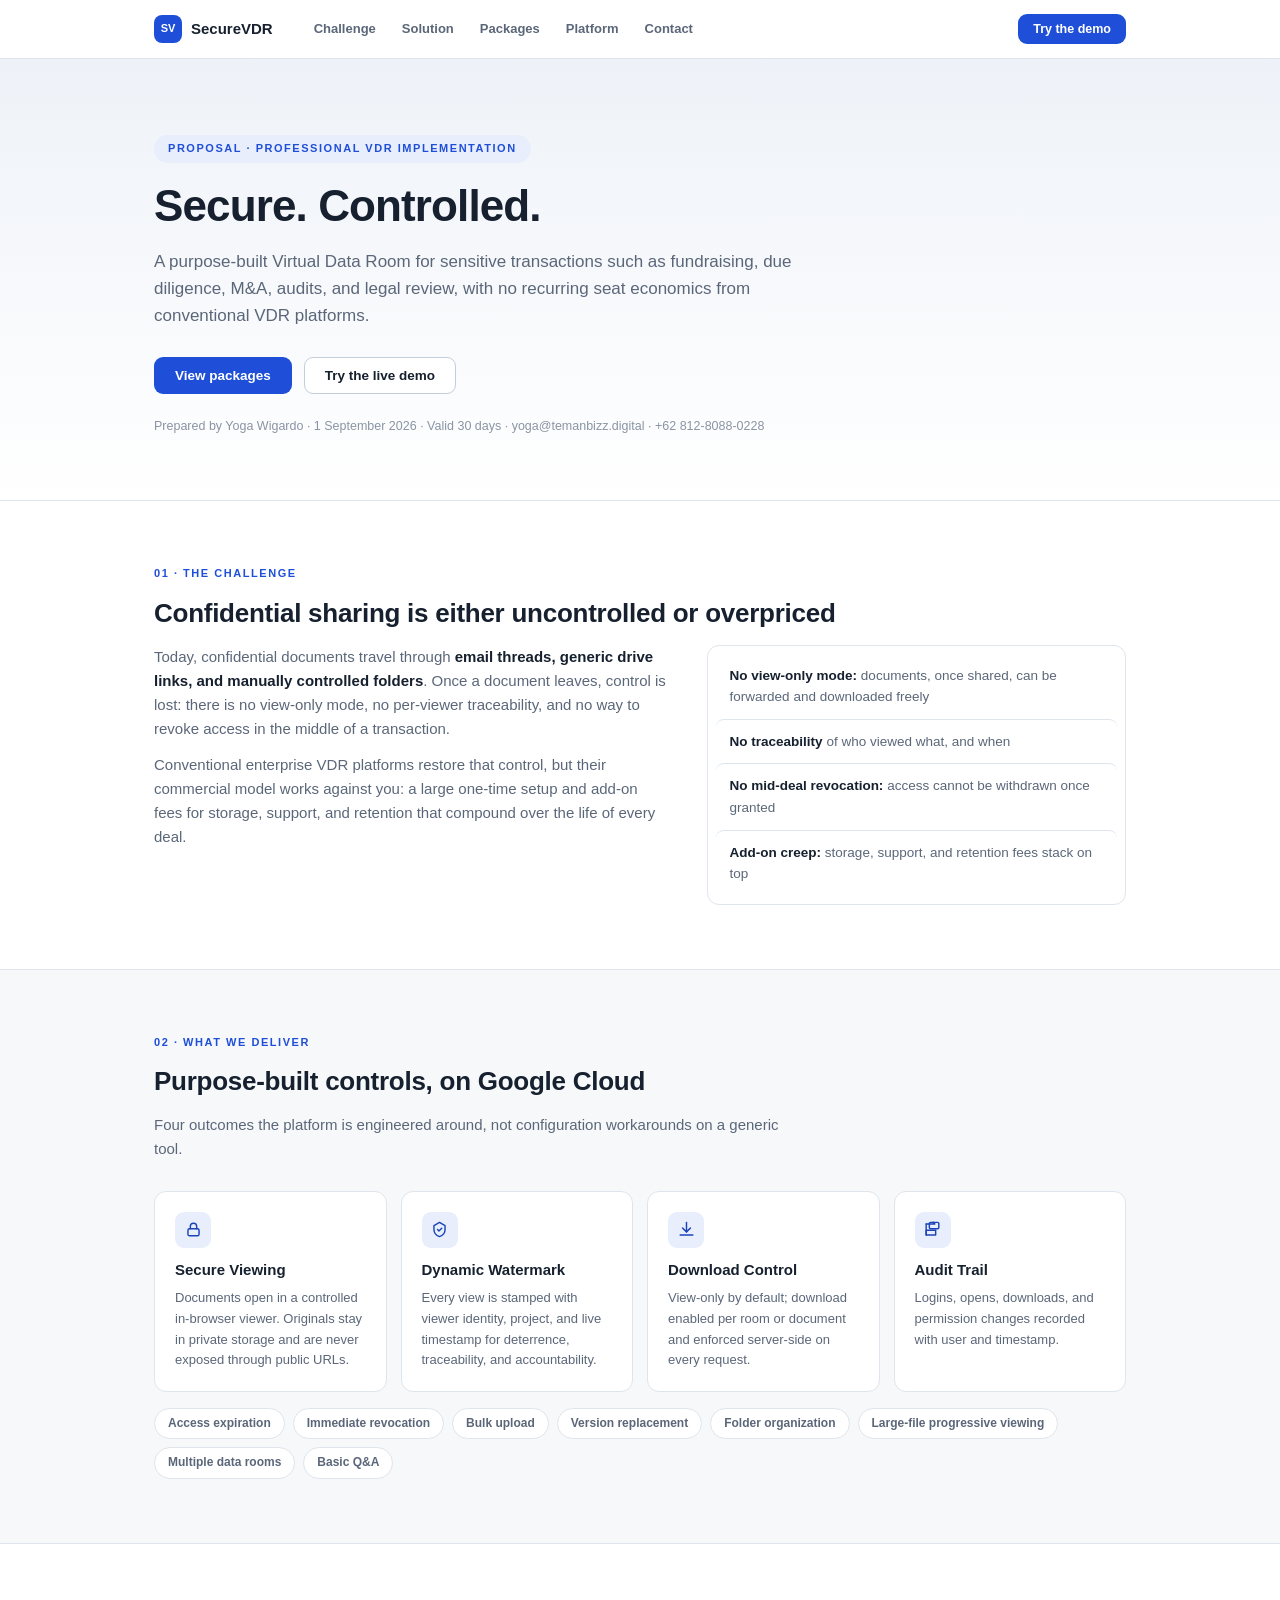
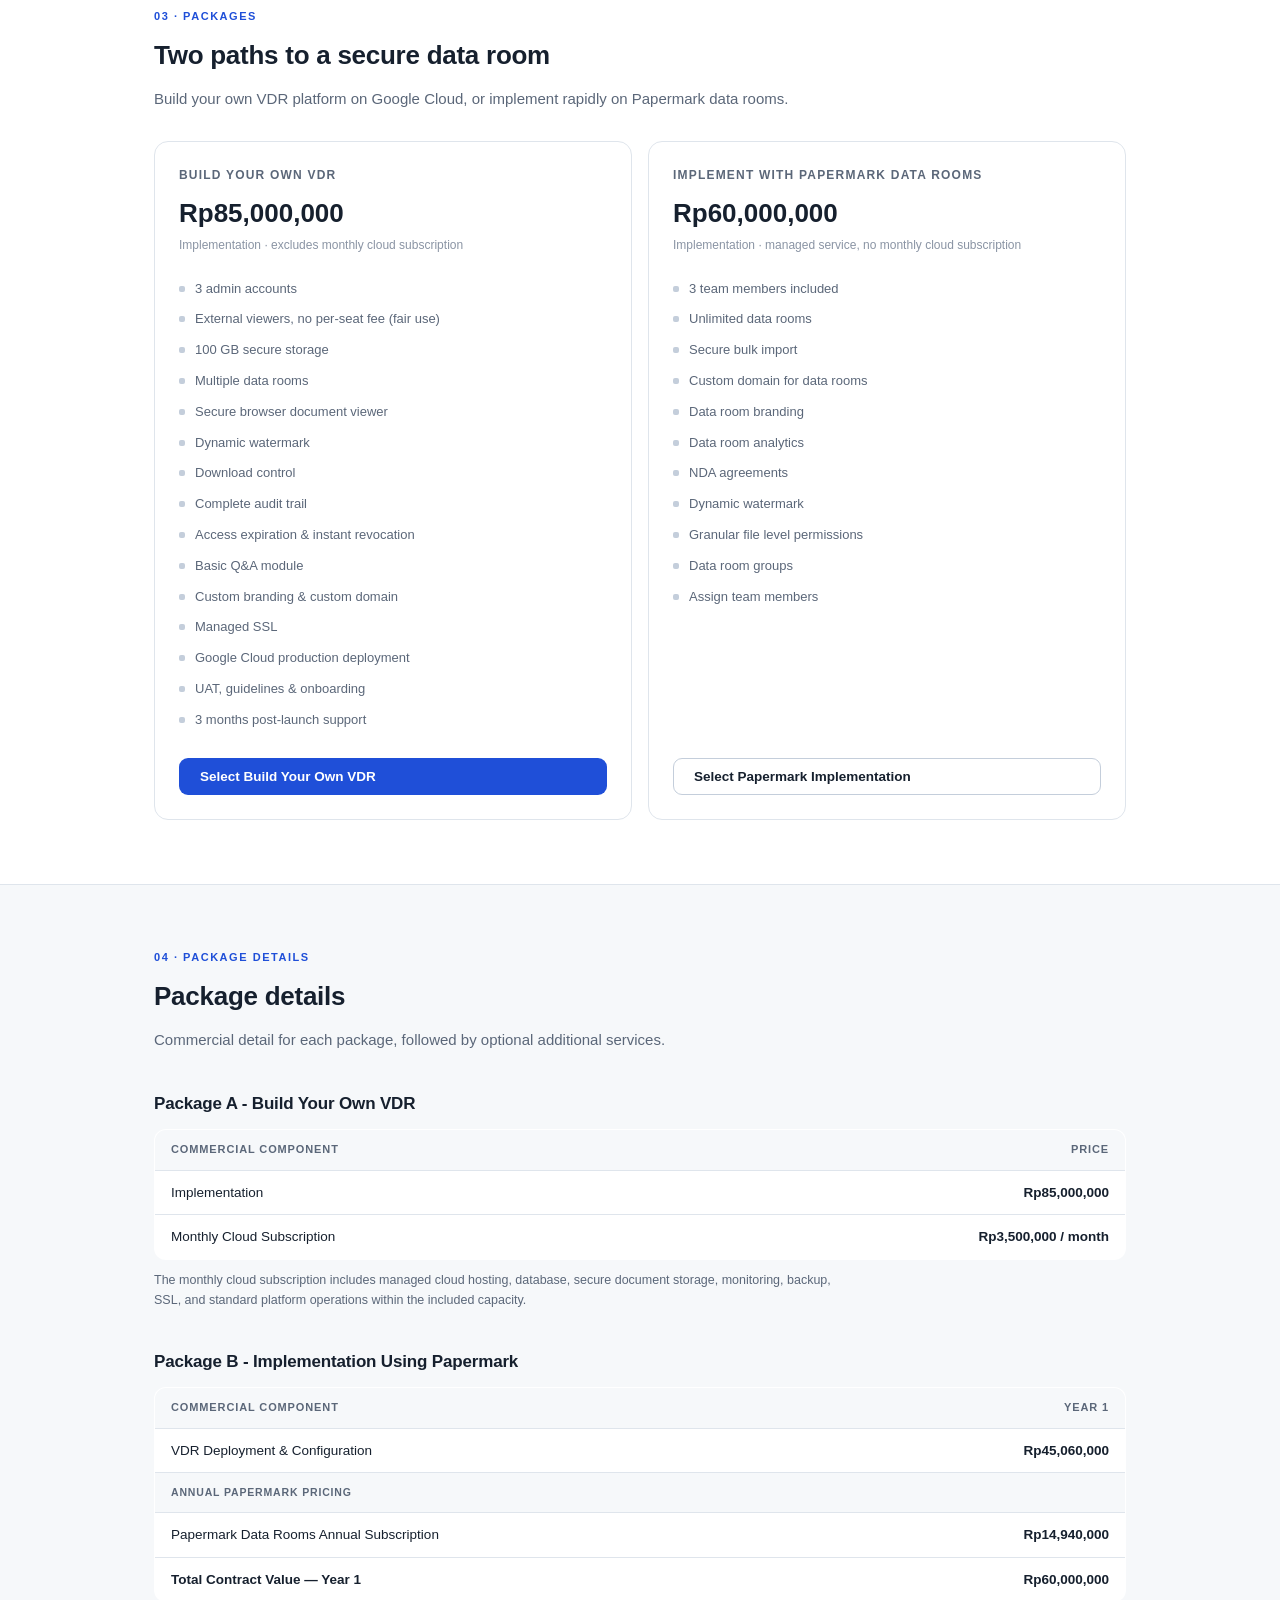
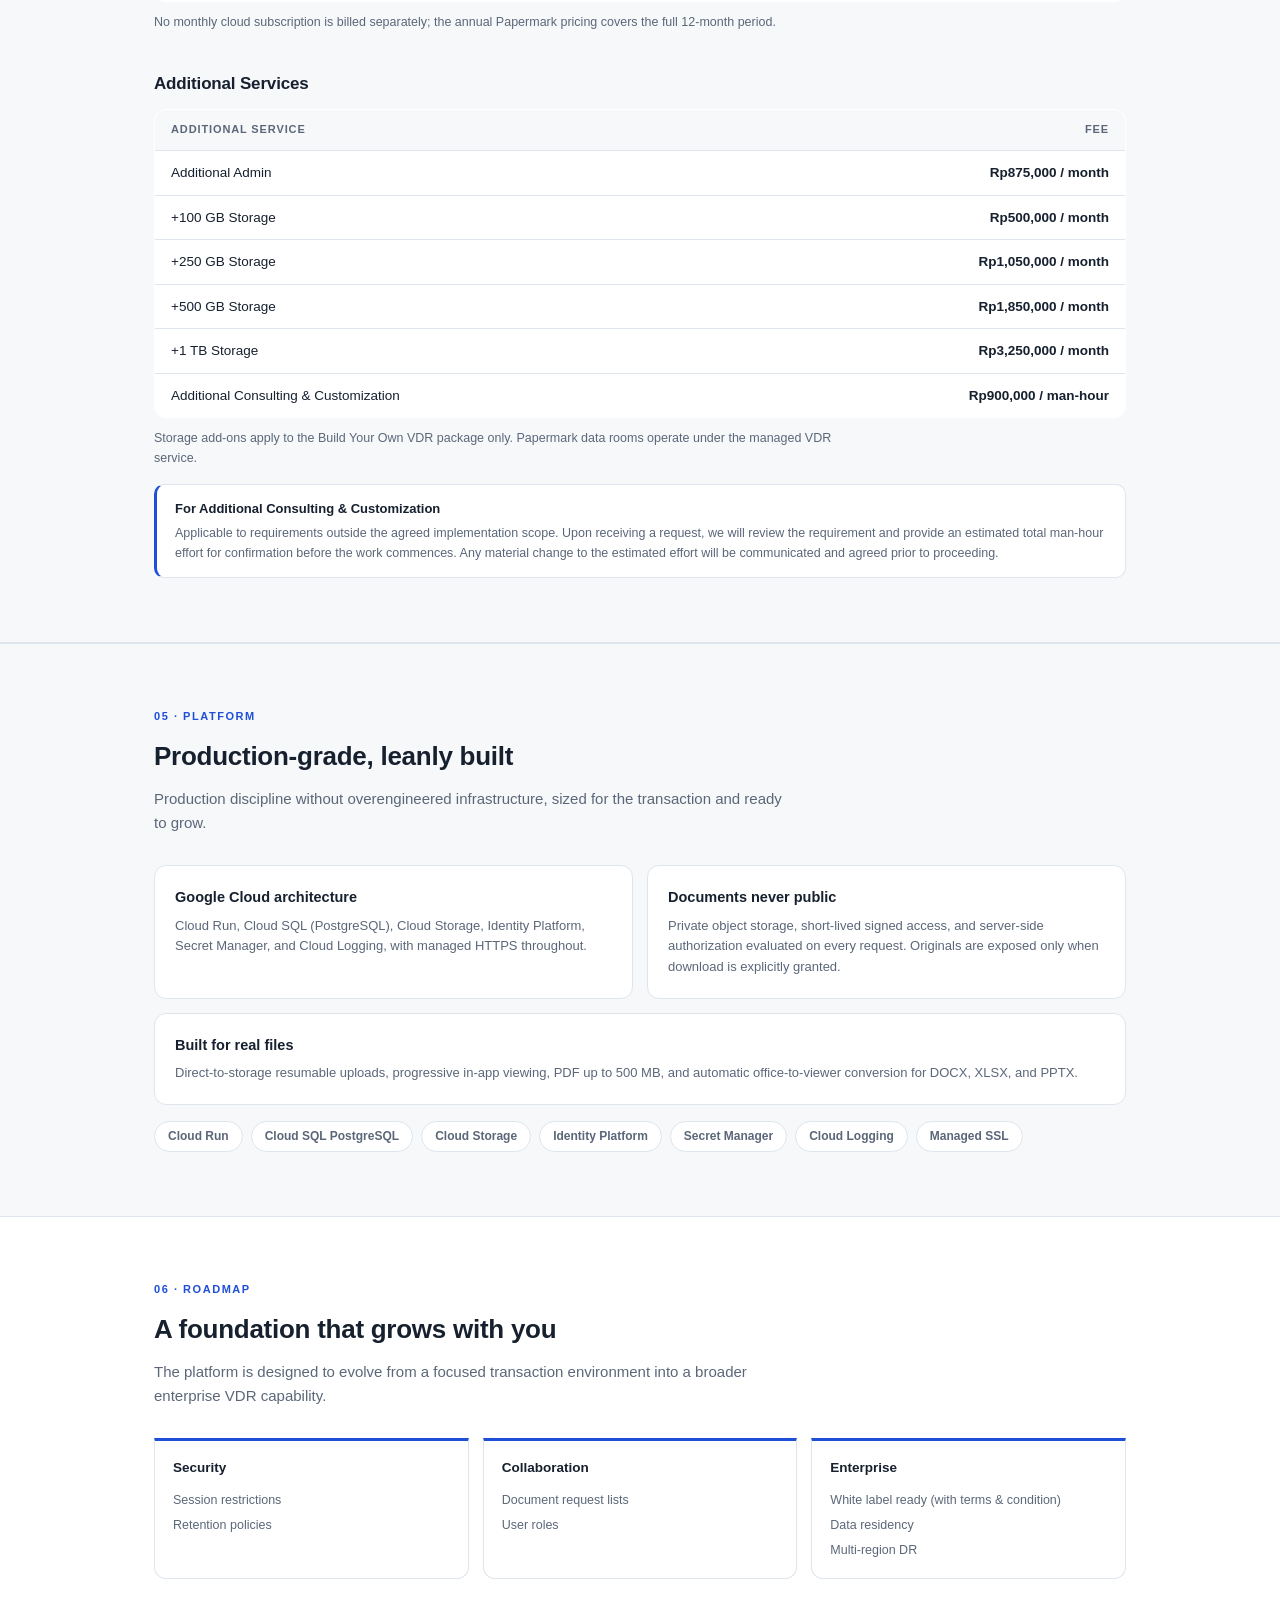
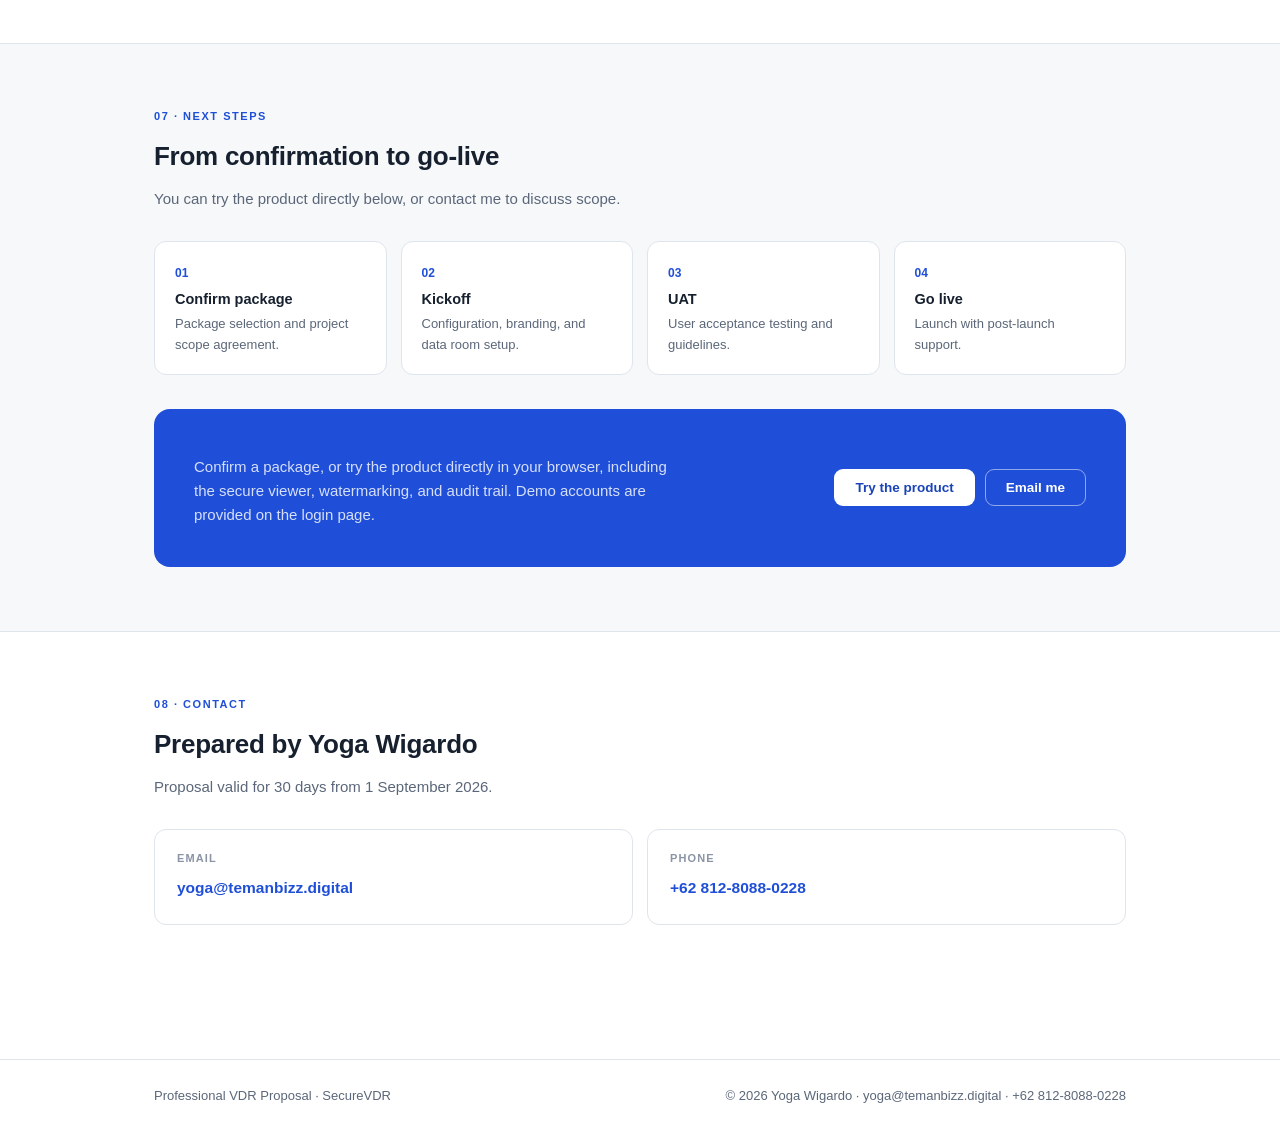
<file: proposal.html>
<!doctype html>
<html lang="en">
<head>
<meta charset="utf-8">
<meta name="viewport" content="width=device-width, initial-scale=1">
<title>Professional VDR · Secure. Controlled · Yoga Wigardo</title>
<meta name="description" content="A purpose-built Virtual Data Room for sensitive transactions, without the recurring seat economics of conventional VDR platforms.">
<style>
  :root {
    --ink: #16202e;
    --muted: #5b6779;
    --faint: #8a94a4;
    --accent: #1f4fd8;
    --accent-dark: #1a43b8;
    --accent-soft: #e8eefc;
    --border: #dfe5ec;
    --bg: #f6f8fa;
    --good: #157f3d;
    --font: -apple-system, BlinkMacSystemFont, "Segoe UI", Roboto, Helvetica, Arial, sans-serif;
  }
  * { box-sizing: border-box; margin: 0; padding: 0; }
  html { scroll-behavior: smooth; }
  body { font-family: var(--font); color: var(--ink); background: #fff; font-size: 15px; line-height: 1.6; -webkit-font-smoothing: antialiased; }
  a { color: var(--accent); }
  .wrap { max-width: 1020px; margin: 0 auto; padding: 0 24px; }

  /* ---------- topbar ---------- */
  .topbar { position: sticky; top: 0; z-index: 50; background: rgba(255,255,255,.92); backdrop-filter: blur(8px); border-bottom: 1px solid var(--border); }
  .topbar .in { max-width: 1020px; margin: 0 auto; padding: 0 24px; height: 58px; display: flex; align-items: center; gap: 22px; }
  .brand { display: flex; align-items: center; gap: 9px; font-weight: 700; font-size: 15px; color: var(--ink); text-decoration: none; }
  .mark { width: 28px; height: 28px; border-radius: 8px; background: var(--accent); color: #fff; display: inline-flex; align-items: center; justify-content: center; font-weight: 800; font-size: 11px; }
  .nav { display: flex; gap: 4px; margin-left: 8px; }
  .nav a { padding: 6px 11px; border-radius: 8px; font-size: 13px; font-weight: 550; color: var(--muted); text-decoration: none; }
  .nav a:hover { color: var(--ink); background: var(--bg); }
  .topbar .sp { flex: 1; }

  .btn { display: inline-flex; align-items: center; gap: 8px; padding: 10px 20px; border-radius: 9px; font: 650 13.5px var(--font); text-decoration: none; border: 1px solid transparent; cursor: pointer; transition: background .12s ease; }
  .btn-p { background: var(--accent); color: #fff; }
  .btn-p:hover { background: var(--accent-dark); }
  .btn-s { background: #fff; color: var(--ink); border-color: #c4cedb; }
  .btn-s:hover { background: var(--bg); }
  .btn-sm { padding: 7px 14px; font-size: 12.5px; }

  /* ---------- hero ---------- */
  .hero { padding: 76px 0 64px; background: linear-gradient(180deg, #eef2f8 0%, #fff 100%); border-bottom: 1px solid var(--border); }
  .kicker { display: inline-block; font-size: 11px; font-weight: 700; letter-spacing: .14em; text-transform: uppercase; color: var(--accent); background: var(--accent-soft); border-radius: 999px; padding: 5px 14px; margin-bottom: 18px; }
  h1 { font-size: clamp(30px, 5vw, 44px); line-height: 1.12; letter-spacing: -.02em; max-width: 720px; }
  .hero p.lead { margin: 18px 0 0; font-size: 17px; color: var(--muted); max-width: 640px; }
  .hero-cta { display: flex; gap: 12px; margin-top: 28px; flex-wrap: wrap; }
  .hero-meta { margin-top: 22px; font-size: 12.5px; color: var(--faint); }

  /* ---------- sections ---------- */
  section { padding: 64px 0; }
  section.alt { background: var(--bg); border-top: 1px solid var(--border); border-bottom: 1px solid var(--border); }
  .sl { font-size: 11px; font-weight: 700; letter-spacing: .14em; text-transform: uppercase; color: var(--accent); margin-bottom: 10px; }
  h2 { font-size: 26px; letter-spacing: -.01em; margin-bottom: 10px; }
  .sub { color: var(--muted); max-width: 640px; margin-bottom: 30px; }

  .two-col { display: grid; grid-template-columns: 1.1fr .9fr; gap: 40px; align-items: start; }
  .two-col p { color: var(--muted); }
  .two-col p b { color: var(--ink); }
  .pains { list-style: none; border: 1px solid var(--border); border-radius: 12px; background: #fff; padding: 8px; }
  .pains li { padding: 11px 14px; font-size: 13.5px; color: var(--muted); border-radius: 8px; }
  .pains li + li { border-top: 1px solid var(--border); }
  .pains li b { color: var(--ink); font-weight: 650; }

  /* ---------- feature cards ---------- */
  .grid4 { display: grid; grid-template-columns: repeat(4, 1fr); gap: 14px; }
  .fc { border: 1px solid var(--border); border-radius: 12px; padding: 20px; background: #fff; }
  .fc h3 { font-size: 15px; margin: 10px 0 6px; }
  .fc p { font-size: 13px; color: var(--muted); }
  .fic { width: 36px; height: 36px; border-radius: 9px; background: var(--accent-soft); color: var(--accent-dark); display: inline-flex; align-items: center; justify-content: center; }
  .fic svg { width: 19px; height: 19px; }
  .strip { margin-top: 16px; display: flex; flex-wrap: wrap; gap: 8px; }
  .strip span { font-size: 12px; font-weight: 550; color: var(--muted); border: 1px solid var(--border); background: #fff; border-radius: 999px; padding: 5px 13px; }

  /* ---------- pricing cards ---------- */
  .tiers { display: grid; grid-template-columns: repeat(2, 1fr); gap: 16px; align-items: stretch; }
  .tier { border: 1px solid var(--border); border-radius: 14px; background: #fff; padding: 24px; display: flex; flex-direction: column; }
  .tier .tn { font-size: 12px; font-weight: 700; letter-spacing: .1em; text-transform: uppercase; color: var(--muted); }
  .tier .tp { font-size: 26px; font-weight: 750; margin-top: 8px; }
  .tier .tm { font-size: 12px; color: var(--faint); margin-top: 2px; }
  .tier ul { list-style: none; margin: 18px 0 22px; flex: 1; }
  .tier li { font-size: 13px; color: var(--muted); padding: 5px 0 5px 16px; position: relative; }
  .tier li::before { content: ""; position: absolute; left: 0; top: 12px; width: 6px; height: 6px; border-radius: 2px; background: #c4cedb; }
  .tier.pro { border: 2px solid var(--accent); box-shadow: 0 12px 30px rgba(31,79,216,.12); position: relative; }
  .tier.pro .tn { color: var(--accent); }
  .tier.pro li::before { background: var(--accent); }
  .tier .rec { position: absolute; top: -13px; left: 24px; background: var(--accent); color: #fff; font-size: 10.5px; font-weight: 700; letter-spacing: .09em; text-transform: uppercase; border-radius: 999px; padding: 4px 12px; }

  /* ---------- pricing detail tables ---------- */
  .subblock { margin-top: 38px; }
  .subblock h3 { font-size: 17px; letter-spacing: -.01em; margin-bottom: 12px; }
  table { width: 100%; border-collapse: collapse; background: #fff; font-size: 13.5px; border: 1px solid var(--border); border-radius: 12px; overflow: hidden; }
  th, td { border-bottom: 1px solid var(--border); padding: 11px 16px; text-align: left; }
  thead th { background: var(--bg); font-size: 11px; text-transform: uppercase; letter-spacing: .08em; color: var(--muted); }
  tbody tr:last-child td { border-bottom: none; }
  th.fee { text-align: right; }
  td.fee { text-align: right; font-weight: 650; white-space: nowrap; }
  tr.grp td { background: var(--bg); font-size: 10.5px; font-weight: 700; letter-spacing: .08em; text-transform: uppercase; color: var(--muted); }
  .inc-note { font-size: 12.5px; color: var(--muted); margin-top: 10px; max-width: 680px; }
  .note { margin-top: 16px; border: 1px solid var(--border); border-left: 3px solid var(--accent); border-radius: 10px; background: #fff; padding: 14px 18px; font-size: 12.5px; color: var(--muted); }
  .note b { color: var(--ink); display: block; margin-bottom: 3px; font-size: 13px; }

  /* ---------- platform ---------- */
  .grid2 { display: grid; grid-template-columns: 1fr 1fr; gap: 14px; }
  .pc { border: 1px solid var(--border); border-radius: 12px; padding: 20px; background: #fff; }
  .pc h3 { font-size: 14.5px; margin-bottom: 6px; }
  .pc p { font-size: 13px; color: var(--muted); }
  .chips { display: flex; flex-wrap: wrap; gap: 8px; margin-top: 16px; }
  .chips span { font-size: 12px; font-weight: 600; color: var(--muted); background: #fff; border: 1px solid var(--border); border-radius: 999px; padding: 5px 13px; }

  /* ---------- roadmap ---------- */
  .grid4b { display: grid; grid-template-columns: repeat(3, 1fr); gap: 14px; }
  .rm { background: #fff; border: 1px solid var(--border); border-top: 3px solid var(--accent); border-radius: 0 0 12px 12px; padding: 16px 18px; }
  .rm h3 { font-size: 13.5px; margin-bottom: 8px; }
  .rm ul { list-style: none; }
  .rm li { font-size: 12.5px; color: var(--muted); padding: 2.5px 0; }

  /* ---------- steps + cta ---------- */
  .steps { display: grid; grid-template-columns: repeat(4, 1fr); gap: 14px; margin-bottom: 34px; }
  .step { border: 1px solid var(--border); border-radius: 12px; padding: 18px 20px; background: #fff; }
  .step .n { font-size: 12px; font-weight: 750; color: var(--accent); }
  .step h3 { font-size: 14.5px; margin: 4px 0 3px; }
  .step p { font-size: 13px; color: var(--muted); }
  .step p b { color: var(--accent-dark); font-weight: 650; }
  .cta-band { background: var(--accent); border-radius: 16px; color: #fff; padding: 40px; display: flex; align-items: center; justify-content: space-between; gap: 26px; flex-wrap: wrap; }
  .cta-band h2 { color: #fff; font-size: 24px; }
  .cta-band p { color: rgba(255,255,255,.82); margin-top: 6px; max-width: 480px; }
  .cta-band .btn-w { background: #fff; color: var(--accent-dark); }
  .cta-band .btn-w:hover { background: var(--accent-soft); }
  .cta-band .btn-o { background: transparent; color: #fff; border-color: rgba(255,255,255,.5); }
  .cta-band .btn-o:hover { background: rgba(255,255,255,.1); }

  /* ---------- contact / footer ---------- */
  .contact { display: grid; grid-template-columns: 1fr 1fr; gap: 14px; }
  .cc { border: 1px solid var(--border); border-radius: 12px; padding: 20px 22px; background: #fff; }
  .cc .l { font-size: 11px; font-weight: 700; letter-spacing: .1em; text-transform: uppercase; color: var(--faint); margin-bottom: 8px; }
  .cc a.big { display: block; font-size: 15.5px; font-weight: 650; text-decoration: none; margin: 3px 0; }
  .cc a.big:hover { text-decoration: underline; }
  footer { border-top: 1px solid var(--border); margin-top: 70px; padding: 26px 0 40px; }
  footer .in { display: flex; justify-content: space-between; gap: 16px; flex-wrap: wrap; font-size: 13px; color: var(--muted); }

  @media (max-width: 900px) {
    .grid4 { grid-template-columns: 1fr 1fr; }
    .grid4b, .steps { grid-template-columns: 1fr 1fr; }
    .two-col, .grid2, .contact { grid-template-columns: 1fr; }
    .tiers { grid-template-columns: 1fr; }
    .band { flex-direction: column; }
    .band .price { width: auto; }
    .band .inc ul { columns: 2; }
    .nav { display: none; }
  }
  @media (max-width: 560px) {
    .grid4, .grid4b, .steps { grid-template-columns: 1fr; }
    .band .inc ul { columns: 1; }
  }
</style>
</head>
<body>

<nav class="topbar">
  <div class="in">
    <a class="brand" href="#"><span class="mark">SV</span>SecureVDR</a>
    <div class="nav">
      <a href="#challenge">Challenge</a>
      <a href="#solution">Solution</a>
      <a href="#packages">Packages</a>
      <a href="#platform">Platform</a>
      <a href="#contact">Contact</a>
    </div>
    <div class="sp"></div>
    <a class="btn btn-p btn-sm" href="mock/login/index.html">Try the demo</a>
  </div>
</nav>

<!-- ============ HERO ============ -->
<header class="hero">
  <div class="wrap">
    <span class="kicker">Proposal · Professional VDR Implementation</span>
    <h1>Secure. Controlled.</h1>
    <p class="lead">A purpose-built Virtual Data Room for sensitive transactions such as fundraising, due diligence, M&amp;A, audits, and legal review, with no recurring seat economics from conventional VDR platforms.</p>
    <div class="hero-cta">
      <a class="btn btn-p" href="#packages">View packages</a>
      <a class="btn btn-s" href="mock/login/index.html">Try the live demo</a>
    </div>
    <p class="hero-meta">Prepared by Yoga Wigardo · 1 September 2026 · Valid 30 days · yoga@temanbizz.digital · +62 812-8088-0228</p>
  </div>
</header>

<!-- ============ CHALLENGE ============ -->
<section id="challenge">
  <div class="wrap">
    <div class="sl">01 · The Challenge</div>
    <h2>Confidential sharing is either uncontrolled or overpriced</h2>
    <div class="two-col">
      <div>
        <p>Today, confidential documents travel through <b>email threads, generic drive links, and manually controlled folders</b>. Once a document leaves, control is lost: there is no view-only mode, no per-viewer traceability, and no way to revoke access in the middle of a transaction.</p>
        <p style="margin-top:12px">Conventional enterprise VDR platforms restore that control, but their commercial model works against you: a large one-time setup and add-on fees for storage, support, and retention that compound over the life of every deal.</p>
      </div>
      <ul class="pains">
        <li><b>No view-only mode:</b> documents, once shared, can be forwarded and downloaded freely</li>
        <li><b>No traceability</b> of who viewed what, and when</li>
        <li><b>No mid-deal revocation:</b> access cannot be withdrawn once granted</li>
        <li><b>Add-on creep:</b> storage, support, and retention fees stack on top</li>
      </ul>
    </div>
  </div>
</section>

<!-- ============ SOLUTION ============ -->
<section id="solution" class="alt">
  <div class="wrap">
    <div class="sl">02 · What We Deliver</div>
    <h2>Purpose-built controls, on Google Cloud</h2>
    <p class="sub">Four outcomes the platform is engineered around, not configuration workarounds on a generic tool.</p>
    <div class="grid4">
      <div class="fc">
        <span class="fic"><svg viewBox="0 0 24 24" fill="none" stroke="currentColor" stroke-width="1.8" stroke-linecap="round" stroke-linejoin="round"><rect x="5" y="11" width="14" height="9" rx="2"/><path d="M8 11V8a4 4 0 0 1 8 0v3"/></svg></span>
        <h3>Secure Viewing</h3>
        <p>Documents open in a controlled in-browser viewer. Originals stay in private storage and are never exposed through public URLs.</p>
      </div>
      <div class="fc">
        <span class="fic"><svg viewBox="0 0 24 24" fill="none" stroke="currentColor" stroke-width="1.8" stroke-linecap="round" stroke-linejoin="round"><path d="M12 3l7 4v5c0 4.4-3 7.6-7 9-4-1.4-7-4.6-7-9V7z"/><path d="M9.5 12l1.8 1.8 3.5-3.5"/></svg></span>
        <h3>Dynamic Watermark</h3>
        <p>Every view is stamped with viewer identity, project, and live timestamp for deterrence, traceability, and accountability.</p>
      </div>
      <div class="fc">
        <span class="fic"><svg viewBox="0 0 24 24" fill="none" stroke="currentColor" stroke-width="1.8" stroke-linecap="round" stroke-linejoin="round"><path d="M12 3v12"/><path d="M7 10l5 5 5-5"/><path d="M4 19h16"/></svg></span>
        <h3>Download Control</h3>
        <p>View-only by default; download enabled per room or document and enforced server-side on every request.</p>
      </div>
      <div class="fc">
        <span class="fic"><svg viewBox="0 0 24 24" fill="none" stroke="currentColor" stroke-width="1.8" stroke-linecap="round" stroke-linejoin="round"><path d="M4 19V5"/><path d="M4 5h11l-2-2"/><path d="M8 5l-2-2" opacity="0"/><rect x="8" y="3" width="12" height="8" rx="1.5"/><path d="M4 13h12v6H4z"/></svg></span>
        <h3>Audit Trail</h3>
        <p>Logins, opens, downloads, and permission changes recorded with user and timestamp.</p>
      </div>
    </div>
    <div class="strip">
      <span>Access expiration</span><span>Immediate revocation</span><span>Bulk upload</span><span>Version replacement</span><span>Folder organization</span><span>Large-file progressive viewing</span><span>Multiple data rooms</span><span>Basic Q&amp;A</span>
    </div>
  </div>
</section>

<!-- ============ PACKAGES ============ -->
<section id="package">
  <div class="wrap">
    <div class="sl">03 · Packages</div>
    <h2>Two paths to a secure data room</h2>
    <p class="sub">Build your own VDR platform on Google Cloud, or implement rapidly on Papermark data rooms.</p>
    <div class="tiers">
      <div class="tier">
        <div class="tn">Build Your Own VDR</div>
        <div class="tp">Rp85,000,000</div>
        <div class="tm">Implementation · excludes monthly cloud subscription</div>
        <ul>
          <li>3 admin accounts</li>
          <li>External viewers, no per-seat fee (fair use)</li>
          <li>100 GB secure storage</li>
          <li>Multiple data rooms</li>
          <li>Secure browser document viewer</li>
          <li>Dynamic watermark</li>
          <li>Download control</li>
          <li>Complete audit trail</li>
          <li>Access expiration &amp; instant revocation</li>
          <li>Basic Q&amp;A module</li>
          <li>Custom branding &amp; custom domain</li>
          <li>Managed SSL</li>
          <li>Google Cloud production deployment</li>
          <li>UAT, guidelines &amp; onboarding</li>
          <li>3 months post-launch support</li>
        </ul>
        <a class="btn btn-p" href="mailto:yoga@temanbizz.digital?subject=VDR%20Package%20-%20Build%20Your%20Own">Select Build Your Own VDR</a>
      </div>
      <div class="tier">
        <div class="tn">Implement with Papermark Data Rooms</div>
        <div class="tp">Rp60,000,000</div>
        <div class="tm">Implementation · managed service, no monthly cloud subscription</div>
        <ul>
          <li>3 team members included</li>
          <li>Unlimited data rooms</li>
          <li>Secure bulk import</li>
          <li>Custom domain for data rooms</li>
          <li>Data room branding</li>
          <li>Data room analytics</li>
          <li>NDA agreements</li>
          <li>Dynamic watermark</li>
          <li>Granular file level permissions</li>
          <li>Data room groups</li>
          <li>Assign team members</li>
        </ul>
        <a class="btn btn-s" href="mailto:yoga@temanbizz.digital?subject=VDR%20Package%20-%20Papermark">Select Papermark Implementation</a>
      </div>
    </div>
  </div>
</section>

<!-- ============ PACKAGES ============ -->
<section id="packages" class="alt">
  <div class="wrap">
    <div class="sl">04 · Package Details</div>
    <h2>Package details</h2>
    <p class="sub">Commercial detail for each package, followed by optional additional services.</p>

    <div class="subblock">
      <h3>Package A - Build Your Own VDR</h3>
      <table>
        <thead>
          <tr><th>Commercial Component</th><th class="fee">Price</th></tr>
        </thead>
        <tbody>
          <tr><td>Implementation</td><td class="fee">Rp85,000,000</td></tr>
          <tr><td>Monthly Cloud Subscription</td><td class="fee">Rp3,500,000 / month</td></tr>
        </tbody>
      </table>
      <p class="inc-note">The monthly cloud subscription includes managed cloud hosting, database, secure document storage, monitoring, backup, SSL, and standard platform operations within the included capacity.</p>
    </div>

    <div class="subblock">
      <h3>Package B - Implementation Using Papermark</h3>
      <table>
        <thead>
          <tr><th>Commercial Component</th><th class="fee">Year 1</th></tr>
        </thead>
        <tbody>
          <tr><td>VDR Deployment &amp; Configuration</td><td class="fee">Rp45,060,000</td></tr>
          <tr class="grp"><td colspan="2">Annual Papermark Pricing</td></tr>
          <tr><td>Papermark Data Rooms Annual Subscription</td><td class="fee">Rp14,940,000</td></tr>
          <tr><td><b>Total Contract Value — Year 1</b></td><td class="fee"><b>Rp60,000,000</b></td></tr>
        </tbody>
      </table>
      <p class="inc-note">No monthly cloud subscription is billed separately; the annual Papermark pricing covers the full 12-month period.</p>
    </div>

    <div class="subblock">
      <h3>Additional Services</h3>
      <table>
        <thead>
          <tr><th>Additional Service</th><th class="fee">Fee</th></tr>
        </thead>
        <tbody>
          <tr><td>Additional Admin</td><td class="fee">Rp875,000 / month</td></tr>
          <tr><td>+100 GB Storage</td><td class="fee">Rp500,000 / month</td></tr>
          <tr><td>+250 GB Storage</td><td class="fee">Rp1,050,000 / month</td></tr>
          <tr><td>+500 GB Storage</td><td class="fee">Rp1,850,000 / month</td></tr>
          <tr><td>+1 TB Storage</td><td class="fee">Rp3,250,000 / month</td></tr>
          <tr><td>Additional Consulting &amp; Customization</td><td class="fee">Rp900,000 / man-hour</td></tr>
        </tbody>
      </table>
      <p class="inc-note">Storage add-ons apply to the Build Your Own VDR package only. Papermark data rooms operate under the managed VDR service.</p>
      <div class="note">
        <b>For Additional Consulting &amp; Customization</b>
        Applicable to requirements outside the agreed implementation scope. Upon receiving a request, we will review the requirement and provide an estimated total man-hour effort for confirmation before the work commences. Any material change to the estimated effort will be communicated and agreed prior to proceeding.
      </div>
    </div>
  </div>
</section>

<!-- ============ PLATFORM ============ -->
<section id="platform" class="alt">
  <div class="wrap">
    <div class="sl">05 · Platform</div>
    <h2>Production-grade, leanly built</h2>
    <p class="sub">Production discipline without overengineered infrastructure, sized for the transaction and ready to grow.</p>
    <div class="grid2">
      <div class="pc"><h3>Google Cloud architecture</h3><p>Cloud Run, Cloud SQL (PostgreSQL), Cloud Storage, Identity Platform, Secret Manager, and Cloud Logging, with managed HTTPS throughout.</p></div>
      <div class="pc"><h3>Documents never public</h3><p>Private object storage, short-lived signed access, and server-side authorization evaluated on every request. Originals are exposed only when download is explicitly granted.</p></div>
      <div class="pc" style="grid-column: 1 / -1;"><h3>Built for real files</h3><p>Direct-to-storage resumable uploads, progressive in-app viewing, PDF up to 500 MB, and automatic office-to-viewer conversion for DOCX, XLSX, and PPTX.</p></div>
    </div>
    <div class="chips">
      <span>Cloud Run</span><span>Cloud SQL PostgreSQL</span><span>Cloud Storage</span><span>Identity Platform</span><span>Secret Manager</span><span>Cloud Logging</span><span>Managed SSL</span>
    </div>
  </div>
</section>

<!-- ============ ROADMAP ============ -->
<section id="roadmap">
  <div class="wrap">
    <div class="sl">06 · Roadmap</div>
    <h2>A foundation that grows with you</h2>
    <p class="sub">The platform is designed to evolve from a focused transaction environment into a broader enterprise VDR capability.</p>
    <div class="grid4b">
      <div class="rm"><h3>Security</h3><ul><li>Session restrictions</li><li>Retention policies</li></ul></div>
      <div class="rm"><h3>Collaboration</h3><ul><li>Document request lists</li><li>User roles</li></ul></div>
      <div class="rm"><h3>Enterprise</h3><ul><li>White label ready (with terms &amp; condition)</li><li>Data residency</li><li>Multi-region DR</li></ul></div>
    </div>
  </div>
</section>

<!-- ============ NEXT STEPS ============ -->
<section id="next" class="alt">
  <div class="wrap">
    <div class="sl">07 · Next Steps</div>
    <h2>From confirmation to go-live</h2>
    <p class="sub">You can try the product directly below, or contact me to discuss scope.</p>
    <div class="steps">
      <div class="step"><span class="n">01</span><h3>Confirm package</h3><p>Package selection and project scope agreement.</p></div>
      <div class="step"><span class="n">02</span><h3>Kickoff</h3><p>Configuration, branding, and data room setup.</p></div>
      <div class="step"><span class="n">03</span><h3>UAT</h3><p>User acceptance testing and guidelines.</p></div>
      <div class="step"><span class="n">04</span><h3>Go live</h3><p>Launch with post-launch support.</p></div>
    </div>
    <div class="cta-band">
      <div>
        <p>Confirm a package, or try the product directly in your browser, including the secure viewer, watermarking, and audit trail. Demo accounts are provided on the login page.</p>
      </div>
      <div style="display:flex; gap:10px; flex-wrap:wrap;">
        <a class="btn btn-w" href="mock/login/index.html">Try the product</a>
        <a class="btn btn-o" href="mailto:yoga@temanbizz.digital?subject=VDR%20Proposal">Email me</a>
      </div>
    </div>
  </div>
</section>

<!-- ============ CONTACT ============ -->
<section id="contact">
  <div class="wrap">
    <div class="sl">08 · Contact</div>
    <h2>Prepared by Yoga Wigardo</h2>
    <p class="sub">Proposal valid for 30 days from 1 September 2026.</p>
    <div class="contact">
      <div class="cc">
        <div class="l">Email</div>
        <a class="big" href="mailto:yoga@temanbizz.digital">yoga@temanbizz.digital</a>
      </div>
      <div class="cc">
        <div class="l">Phone</div>
        <a class="big" href="tel:+6281280880228">+62 812-8088-0228</a>
      </div>
    </div>
  </div>
</section>

<footer>
  <div class="wrap in">
    <div>Professional VDR Proposal · SecureVDR</div>
    <div>© 2026 Yoga Wigardo · yoga@temanbizz.digital · +62 812-8088-0228</div>
  </div>
</footer>

</body>
</html>
</file>
<file: mock/_shared/base.css>
/* ============================================================
   SecureVDR mock — shared design tokens & components
   Page style.css files only add page-specific rules.
   ============================================================ */

:root {
  --bg: #f4f6f9;
  --surface: #ffffff;
  --surface-2: #f8fafc;
  --border: #e3e8ef;
  --border-strong: #cbd5e1;
  --text: #1a2332;
  --text-muted: #5c6b80;
  --text-faint: #8a97a8;
  --primary: #1f4fd8;
  --primary-hover: #1a43b8;
  --primary-soft: #e8eefc;
  --danger: #d64545;
  --danger-soft: #fdeaea;
  --warn: #b45309;
  --warn-soft: #fdf1e3;
  --success: #157f3d;
  --success-soft: #e6f5eb;
  --info: #0e7490;
  --info-soft: #e0f3f8;
  --radius: 10px;
  --radius-sm: 8px;
  --shadow: 0 1px 2px rgba(26, 35, 50, 0.06), 0 4px 12px rgba(26, 35, 50, 0.06);
  --font: -apple-system, BlinkMacSystemFont, "Segoe UI", Roboto, Helvetica, Arial, sans-serif;
}

* { box-sizing: border-box; }

html, body { margin: 0; padding: 0; }

body {
  font-family: var(--font);
  font-size: 14px;
  line-height: 1.5;
  color: var(--text);
  background: var(--bg);
  -webkit-font-smoothing: antialiased;
}

a { color: var(--primary); text-decoration: none; }
a:hover { text-decoration: underline; }

h1, h2, h3 { margin: 0; font-weight: 650; }

/* ---------- Layout ---------- */

.container { max-width: 1080px; margin: 0 auto; padding: 24px 20px 48px; }

.page-head { display: flex; align-items: flex-start; justify-content: space-between; gap: 16px; margin-bottom: 20px; flex-wrap: wrap; }
.page-head h1 { font-size: 22px; }
.page-head .sub { color: var(--text-muted); margin-top: 4px; }
.page-head .actions { display: flex; gap: 8px; align-items: center; }

/* ---------- Topbar ---------- */

.topbar {
  position: sticky; top: 0; z-index: 40;
  background: var(--surface);
  border-bottom: 1px solid var(--border);
}
.topbar-inner {
  max-width: 1080px; margin: 0 auto; padding: 0 20px;
  height: 56px; display: flex; align-items: center; gap: 20px;
}
.brand { display: flex; align-items: center; gap: 8px; font-weight: 700; font-size: 15px; color: var(--text); }
.brand:hover { text-decoration: none; }
.brand-mark {
  width: 26px; height: 26px; border-radius: 7px; flex: none;
  background: var(--primary); color: #fff;
  display: inline-flex; align-items: center; justify-content: center;
  font-size: 10.5px; font-weight: 800; letter-spacing: 0.02em;
}
.topbar-nav { display: flex; gap: 4px; margin-left: 8px; }
.topbar-nav a {
  padding: 6px 12px; border-radius: var(--radius-sm);
  color: var(--text-muted); font-weight: 550;
}
.topbar-nav a:hover { color: var(--text); background: var(--surface-2); text-decoration: none; }
.topbar-nav a.active { color: var(--primary); background: var(--primary-soft); }
.topbar-spacer { flex: 1; }

.user-chip { display: flex; align-items: center; gap: 10px; }
.user-chip .who { text-align: right; line-height: 1.25; }
.user-chip .who .name { font-weight: 600; font-size: 13px; }
.user-chip .who .email { color: var(--text-faint); font-size: 11.5px; }

.avatar {
  width: 34px; height: 34px; border-radius: 50%;
  background: var(--primary-soft); color: var(--primary);
  display: inline-flex; align-items: center; justify-content: center;
  font-weight: 700; font-size: 12.5px; flex: none;
}

/* ---------- Buttons ---------- */

.btn {
  display: inline-flex; align-items: center; justify-content: center; gap: 7px;
  padding: 8px 16px; border-radius: var(--radius-sm);
  border: 1px solid transparent; cursor: pointer;
  font: inherit; font-weight: 600; font-size: 13.5px;
  transition: background 0.12s ease, border-color 0.12s ease;
  text-decoration: none;
}
.btn:hover { text-decoration: none; }
.btn-primary { background: var(--primary); color: #fff; }
.btn-primary:hover { background: var(--primary-hover); }
.btn-secondary { background: var(--surface); color: var(--text); border-color: var(--border-strong); }
.btn-secondary:hover { background: var(--surface-2); }
.btn-ghost { background: transparent; color: var(--text-muted); }
.btn-ghost:hover { background: var(--surface-2); color: var(--text); }
.btn-danger { background: var(--danger); color: #fff; }
.btn-danger:hover { background: #c03a3a; }
.btn-sm { padding: 5px 11px; font-size: 12.5px; }
.btn-block { width: 100%; }
.btn[disabled] { opacity: 0.55; cursor: not-allowed; }

/* ---------- Forms ---------- */

.field { display: block; margin-bottom: 14px; }
.field > span { display: block; font-size: 12.5px; font-weight: 600; color: var(--text-muted); margin-bottom: 5px; }
.field input, .field select {
  width: 100%; padding: 9px 12px; font: inherit; color: var(--text);
  border: 1px solid var(--border-strong); border-radius: var(--radius-sm); background: var(--surface);
}
.field input:focus, .field select:focus { outline: 2px solid var(--primary-soft); border-color: var(--primary); }

.form-error {
  background: var(--danger-soft); color: var(--danger);
  border: 1px solid #f3c6c6; border-radius: var(--radius-sm);
  padding: 9px 12px; font-size: 13px; margin-bottom: 14px;
}

/* ---------- Cards ---------- */

.card {
  background: var(--surface); border: 1px solid var(--border);
  border-radius: var(--radius); box-shadow: var(--shadow);
}
.card-pad { padding: 20px; }

.cards-grid { display: grid; grid-template-columns: repeat(auto-fill, minmax(300px, 1fr)); gap: 16px; }

.room-card { padding: 18px; cursor: pointer; transition: border-color 0.12s ease, transform 0.12s ease; }
.room-card:hover { border-color: var(--primary); transform: translateY(-1px); text-decoration: none; }
.room-card .rc-top { display: flex; align-items: center; justify-content: space-between; gap: 10px; margin-bottom: 6px; }
.room-card h2 { font-size: 15.5px; color: var(--text); }
.room-card .rc-desc { color: var(--text-muted); font-size: 13px; min-height: 38px; }
.room-card .rc-meta { display: flex; gap: 14px; color: var(--text-faint); font-size: 12px; margin-top: 12px; border-top: 1px solid var(--border); padding-top: 10px; }

/* ---------- Badges & chips ---------- */

.badge {
  display: inline-flex; align-items: center; gap: 5px;
  padding: 2.5px 9px; border-radius: 999px;
  font-size: 11.5px; font-weight: 650; white-space: nowrap;
}
.badge-neutral { background: var(--surface-2); color: var(--text-muted); border: 1px solid var(--border); }
.badge-info { background: var(--info-soft); color: var(--info); }
.badge-success { background: var(--success-soft); color: var(--success); }
.badge-warn { background: var(--warn-soft); color: var(--warn); }
.badge-danger { background: var(--danger-soft); color: var(--danger); }
.badge-primary { background: var(--primary-soft); color: var(--primary); }

.chip {
  display: inline-flex; align-items: center; gap: 6px;
  padding: 5px 11px; border-radius: 999px; cursor: pointer;
  background: var(--surface-2); border: 1px solid var(--border);
  font: inherit; font-size: 12.5px; color: var(--text-muted);
}
.chip:hover { border-color: var(--primary); color: var(--primary); background: var(--primary-soft); }

/* ---------- Tables ---------- */

.table { width: 100%; border-collapse: collapse; }
.table th {
  text-align: left; font-size: 11.5px; text-transform: uppercase; letter-spacing: 0.04em;
  color: var(--text-faint); font-weight: 700; padding: 10px 14px;
  border-bottom: 1px solid var(--border); background: var(--surface-2);
}
.table td { padding: 12px 14px; border-bottom: 1px solid var(--border); vertical-align: middle; }
.table tr:last-child td { border-bottom: none; }
.table tbody tr:hover { background: var(--surface-2); }

.doc-name-cell { display: flex; align-items: center; gap: 11px; }
.doc-name-cell .doc-title { font-weight: 600; color: var(--text); }
.doc-name-cell .doc-sub { color: var(--text-faint); font-size: 12px; }

.file-ic {
  width: 34px; height: 34px; border-radius: 8px; flex: none;
  display: inline-flex; align-items: center; justify-content: center;
  font-size: 9px; font-weight: 750; letter-spacing: 0.04em; color: var(--text-muted);
  background: var(--surface-2); border: 1px solid var(--border);
}
.ft-pdf { background: #fdecec; border-color: #f5cfcf; color: #b03a2e; }
.ft-docx { background: #e8f0fd; border-color: #cddcf7; color: #1d5fbf; }
.ft-xlsx { background: #e7f5ec; border-color: #c9e8d3; color: #157f3d; }
.ft-pptx { background: #fdf1e3; border-color: #f3d9b8; color: #b45309; }

/* ---------- Empty / error states ---------- */

.state-block { text-align: center; padding: 56px 24px; }
.state-block .ic { margin-bottom: 12px; color: var(--text-faint); }
.state-block .ic svg { width: 38px; height: 38px; display: block; margin: 0 auto; }
.state-block h2 { font-size: 17px; margin-bottom: 6px; }
.state-block p { color: var(--text-muted); max-width: 420px; margin: 0 auto 16px; }

/* ---------- Breadcrumb ---------- */

.breadcrumb { display: flex; align-items: center; gap: 7px; color: var(--text-faint); font-size: 13px; margin-bottom: 14px; flex-wrap: wrap; }
.breadcrumb a { color: var(--text-muted); }
.breadcrumb .sep { color: var(--border-strong); }

/* ---------- Skeleton / spinner ---------- */

.skeleton {
  background: linear-gradient(90deg, var(--surface-2) 25%, #eef2f6 50%, var(--surface-2) 75%);
  background-size: 200% 100%; animation: shimmer 1.3s infinite; border-radius: var(--radius-sm);
}
@keyframes shimmer { 0% { background-position: 200% 0; } 100% { background-position: -200% 0; } }

.spinner {
  width: 22px; height: 22px; border-radius: 50%;
  border: 2.5px solid var(--border); border-top-color: var(--primary);
  animation: spin 0.8s linear infinite; display: inline-block;
}
@keyframes spin { to { transform: rotate(360deg); } }

/* ---------- Toasts ---------- */

.toast-stack { position: fixed; right: 18px; bottom: 18px; z-index: 100; display: flex; flex-direction: column; gap: 9px; }
.toast {
  background: var(--text); color: #fff; padding: 11px 15px; border-radius: var(--radius-sm);
  box-shadow: var(--shadow); font-size: 13px; max-width: 340px;
  animation: toast-in 0.18s ease;
}
.toast.t-success { background: var(--success); }
.toast.t-error { background: var(--danger); }
.toast.t-warn { background: var(--warn); }
@keyframes toast-in { from { opacity: 0; transform: translateY(6px); } to { opacity: 1; transform: none; } }

/* ---------- Auth (login) layout ---------- */

.auth-body { background: linear-gradient(180deg, #eef2f8 0%, var(--bg) 100%); }
.auth-wrap { min-height: 100vh; display: flex; align-items: center; justify-content: center; padding: 24px; }
.auth-card { width: 400px; max-width: 100%; padding: 30px; }
.brand-lg { display: flex; align-items: center; gap: 10px; font-size: 19px; font-weight: 750; margin-bottom: 6px; }
.brand-lg .brand-mark { width: 34px; height: 34px; border-radius: 9px; font-size: 13px; }
.auth-sub { color: var(--text-muted); font-size: 13px; margin: 0 0 16px; }
.demo-chips { display: flex; flex-wrap: wrap; gap: 7px; margin-bottom: 18px; }
.demo-chips-label { font-size: 11.5px; font-weight: 700; color: var(--text-faint); text-transform: uppercase; letter-spacing: 0.05em; margin-bottom: 7px; }
.auth-foot { color: var(--text-faint); font-size: 11.5px; text-align: center; margin: 16px 0 0; }

/* ---------- Responsive ---------- */

@media (max-width: 860px) {
  .topbar-inner { padding: 0 14px; }
  .user-chip .who { display: none; }
  .container { padding: 18px 14px 40px; }
}
</file>
<file: mock/diag/style.css>
/* diag — page-specific only */

.diag-table td:first-child { font-weight: 650; width: 260px; }
.diag-table td { background: var(--surface-2); }
.diag-table td:last-child { font-family: ui-monospace, SFMono-Regular, Menlo, monospace; font-size: 12px; word-break: break-all; }

.diag-note { color: var(--text-faint); font-size: 12px; margin-top: 14px; }

.badge-mono { font-family: ui-monospace, SFMono-Regular, Menlo, monospace; }
</file>
<file: mock/login/style.css>
/* login — page-specific only; shared tokens live in _shared/base.css */

.auth-card .brand-lg { justify-content: center; }

#login-form .btn-block { margin-top: 4px; }

/* subtle invalid-entry shake on failed login */
.auth-card.shake { animation: shake 0.3s ease; }
@keyframes shake {
  0%, 100% { transform: translateX(0); }
  25% { transform: translateX(-5px); }
  75% { transform: translateX(5px); }
}
</file>
<file: mock/room-detail/style.css>
/* room-detail — page-specific only */

.room-layout-grid {
  display: grid;
  grid-template-columns: 230px 1fr;
  gap: 16px;
  align-items: start;
}

.folder-panel { padding: 10px; position: sticky; top: 72px; }
.folder-panel .fp-label {
  font-size: 11px; font-weight: 700; text-transform: uppercase; letter-spacing: 0.05em;
  color: var(--text-faint); padding: 8px 10px 6px;
}
.folder-item {
  display: flex; align-items: center; justify-content: space-between; gap: 8px;
  padding: 8px 10px; border-radius: var(--radius-sm);
  color: var(--text-muted); font-weight: 550; font-size: 13.5px;
}
.folder-item:hover { background: var(--surface-2); color: var(--text); text-decoration: none; }
.folder-item.active { background: var(--primary-soft); color: var(--primary); }
.folder-item .count {
  font-size: 11.5px; color: var(--text-faint);
  background: var(--surface-2); border-radius: 999px; padding: 1px 8px;
}
.folder-item.active .count { background: #fff; color: var(--primary); }

.doc-panel { overflow: hidden; }
.col-updated, .col-size { width: 130px; }
.col-open { width: 90px; text-align: right; }

@media (max-width: 860px) {
  .room-layout-grid { grid-template-columns: 1fr; }
  .folder-panel { position: static; }
  .col-updated, .col-size { display: none; }
}
</file>
<file: mock/rooms/style.css>
/* rooms — page-specific only */

.room-card .rc-head { display: flex; align-items: flex-start; gap: 12px; }

.empty-note {
  text-align: center; color: var(--warn); font-size: 12.5px;
  margin-top: -30px; margin-bottom: 34px;
}
</file>
<file: mock/viewer/style.css>
/* viewer — page-specific only. Full-height shell: topbar / doc head / stage. */

.viewer-body { background: var(--bg); }

#viewer-shell {
  display: flex; flex-direction: column;
  height: calc(100vh - 56px); /* below sticky topbar */
}

.doc-head {
  display: flex; align-items: center; gap: 16px;
  padding: 12px 20px; background: var(--surface);
  border-bottom: 1px solid var(--border); flex-wrap: wrap;
}
.doc-head h1 { font-size: 16px; }
.doc-meta { color: var(--text-faint); font-size: 12px; margin-top: 2px; }
.doc-id { flex: 1; min-width: 220px; }
.doc-head-right { display: flex; align-items: center; gap: 8px; flex-wrap: wrap; }

.viewer-chip {
  display: flex; align-items: center; gap: 8px;
  background: var(--surface-2); border: 1px solid var(--border);
  border-radius: 999px; padding: 4px 12px 4px 4px; font-size: 12.5px;
}
.viewer-chip .vc-name { font-weight: 650; }
.viewer-chip .vc-email { color: var(--text-faint); }
.viewer-chip .avatar { width: 26px; height: 26px; font-size: 10.5px; }

.doc-stage { flex: 1; position: relative; background: #525659; overflow: hidden; }
/* PDF: object/embed nest fills the stage (browser built-in viewer) */
#doc-content { position: absolute; inset: 0; }
#doc-content object, #doc-content embed {
  position: absolute; inset: 0;
  width: 100%; height: 100%; border: none; background: #fff;
}

/* --- simulated spreadsheet preview (office docs) --- */
.sheet-shell { position: absolute; inset: 0; display: flex; flex-direction: column; background: #fff; color: #1a2332; }
.sheet-bar {
  display: flex; align-items: center; gap: 12px; padding: 8px 14px;
  border-bottom: 1px solid var(--border); background: var(--surface-2);
  font-size: 12px; color: var(--text-muted);
}
.sheet-bar .cell-ref {
  font-weight: 650; color: var(--text); background: #fff;
  border: 1px solid var(--border-strong); border-radius: 5px; padding: 2px 10px; font-size: 11.5px;
}
.sheet-scroll { flex: 1; overflow: auto; }
.sheet { border-collapse: collapse; font-size: 12.5px; }
.sheet th, .sheet td { border: 1px solid #e3e8ef; padding: 5px 12px; white-space: nowrap; }
.sheet thead th { background: #f1f5f9; color: #64748b; font-size: 11px; font-weight: 700; text-align: center; }
.sheet thead .colname { font-weight: 650; color: #334155; background: #f8fafc; text-align: left; }
.sheet .rowhead { background: #f1f5f9; color: #94a3b8; font-size: 11px; text-align: center; width: 40px; }
.sheet tbody tr:hover td { background: #f8fafc; }
.sheet td.num { text-align: right; font-variant-numeric: tabular-nums; }
.sheet tr.total td { font-weight: 700; background: #f8fafc; border-top: 2px solid #cbd5e1; }
.sheet-tabs { display: flex; gap: 0; padding: 0 10px; border-top: 1px solid var(--border); background: var(--surface-2); }
.sheet-tabs span { padding: 6px 16px; font-size: 12px; color: var(--text-muted); border-right: 1px solid var(--border); }
.sheet-tabs span.active { background: #fff; color: var(--primary); font-weight: 650; border-top: 2px solid var(--primary); }

/* --- simulated document preview --- */
.docpage-scroll { position: absolute; inset: 0; overflow: auto; background: var(--bg); }
.docpage {
  background: #fff; width: min(680px, 92%); margin: 28px auto 48px;
  padding: 52px 60px; box-shadow: var(--shadow); border-radius: 2px;
  color: #26303d; font-size: 13.5px; line-height: 1.7;
}
.docpage h2 { font-size: 19px; margin: 0 0 2px; color: #1a2332; }
.docpage .dp-sub { color: #5c6b80; font-size: 12.5px; margin: 0 0 6px; }
.docpage .dp-date { color: #8a97a8; font-size: 11.5px; margin: 0 0 24px; }
.docpage h3 { font-size: 13.5px; margin: 24px 0 8px; color: #1a2332; }
.docpage ul { margin: 8px 0; padding-left: 20px; }
.docpage li { margin: 3px 0; }
.docpage p { margin: 8px 0; }
.docpage .dp-sign { margin-top: 32px; padding-top: 16px; border-top: 1px solid var(--border); color: #5c6b80; font-size: 12px; }

.stage-note {
  position: absolute; inset: 0;
  display: flex; flex-direction: column; align-items: center; justify-content: center;
  gap: 10px; color: #d7dce3; background: #525659; text-align: center; padding: 24px;
}
.stage-note h2 { font-size: 16px; color: #fff; }
.stage-note p { margin: 0; font-size: 13px; max-width: 420px; }
.stage-note .ic { font-size: 36px; }
.preview-debug { font-size: 11px; color: var(--text-faint); margin-top: 10px; }

#denied-state { padding-top: 40px; }

@media (max-width: 860px) {
  .doc-head { padding: 10px 14px; }
  .viewer-chip .vc-email { display: none; }
}
</file>
